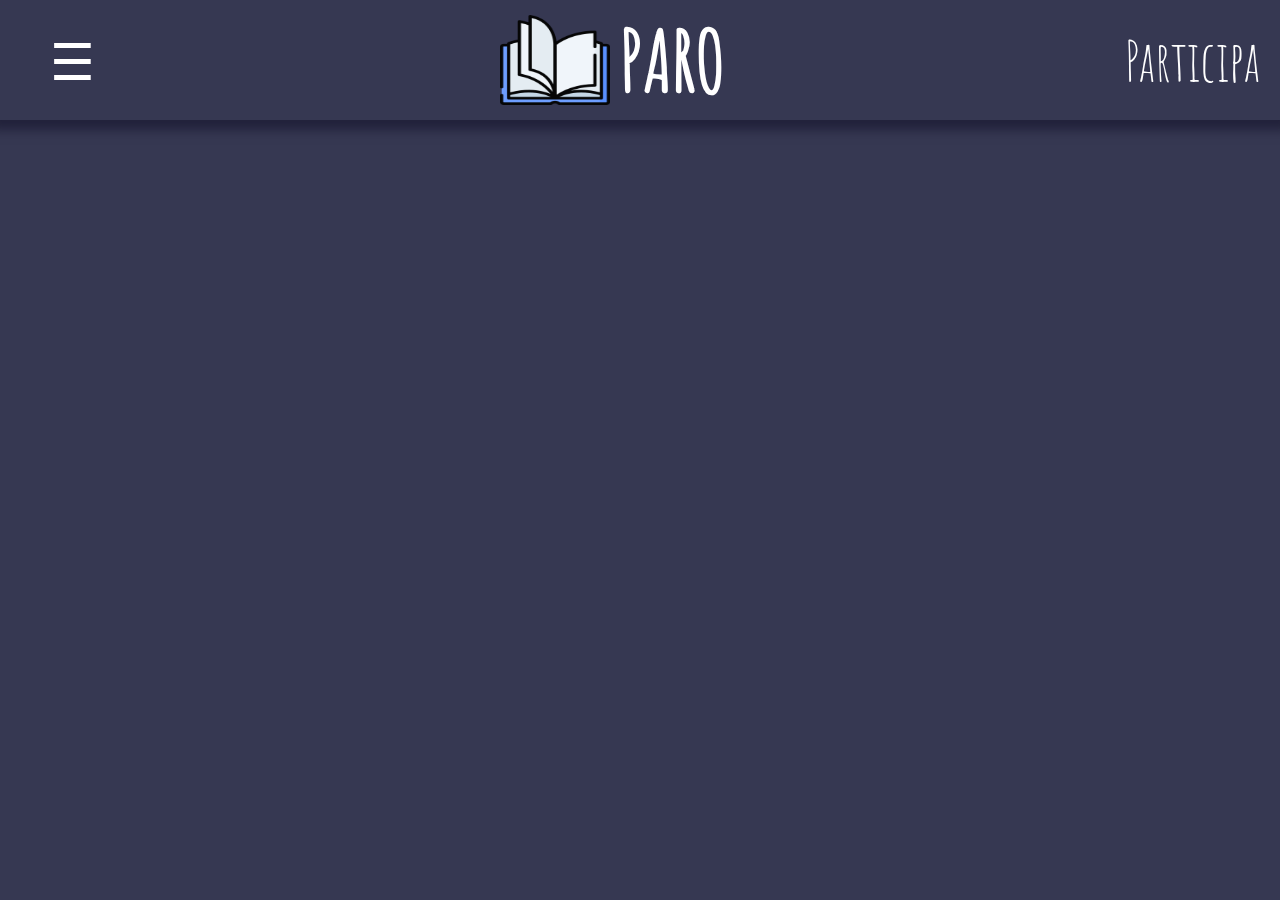
<file: index.html>
<!DOCTYPE html>
<html lang="en">
<head>
    <meta charset="UTF-8">
    <meta name="viewport" content="width=device-width, initial-scale=1.0">
    <title>PARO</title>
    <link rel="stylesheet" href="css/style.css">
    <script src="js/index.js" defer></script>
    <link rel="shortcut icon" href="img/pdparo.png" type="image/x-icon">
</head>
<body>
    <header>
        <div class="menu-icon" onclick="toggleSidebar()">
            ☰
        </div>
        <a href="index.html" class="logo">
            <img src="img/open-book.png" alt="">
            <h2>PARO</h2>
        </a>
        <nav style="margin-left: 15px;">
            <a href="#" id="contactLink">Participa</a>
        </nav>
    </header>
    
    <div id="sidebar" class="sidebar">
        <a onclick="toggleSidebar()" class="closebtn">X</a>
        <h2>CATEGORIAS</h2>
        <a href="BTDC.html"><img src="img/home-heart-regular-24.png">BTDC</a>
        <a href="BTQM.html"><img src="img/leaf-regular-24.png" alt="">BTQM</a>
        <a href="TPAL.html"> <img src="img/bowl-rice-regular-24.png" alt="">TPAL</a>
        <a href="TPSI.html"><img src="img/laptop-regular-24.png" alt="">TPSI</a>
        <a href="TPEI.html"><img src="img/bulb-regular-24.png" alt="">TPEI</a>
        <a href="TPMI.html"><img src="img/wrench-regular-24.png" alt="">TPMI</a>
        <a href="TPMF.html"><img src="img/hot-solid-24.png" alt="">TPMF</a>
        <a href="TPPL.html"><img src="img/flask-solid-24.png" alt="">TPPL</a>
        <a href="TPPQ.html"><img src="img/vial-solid-24.png" alt="">TPPQ</a>
    </div>
    

    <div id="contactModal"  class="cont-part">

    <div class="part-contenido">
        <h2>Participa</h2>
        <p>Escríbenos si quieres participar dando asesorias</p>

        <form id="formPar" onsubmit="enviarCorreo(); return false;">
            <div class="participante">
                <input type="text" id="nombreC" required>
                <label>Nombre completo</label>
            </div>
            <div class="participante" >
                <input type="number" id="codigo" minlength="9" required>
                <label>Código</label>
            </div>
            <div class="participante">
                <input type="email" id="correo" required>
                <label>Correo</label>
            </div>
            <div class="participante" >
                <input type="text" id="carrera" required>
                <label>Carrera</label>
            </div>
            <div class="participante">
                <input type="number" id="grado" required>
                <label>Grado</label>
            </div>
            <div class="participante">
                <input type="text" id="materia" required>
                <label>Materia a participar</label>
            </div>
            <div class="participante">
                <input type="text" id="esp" required>
                <label>En que eres bueno en la materia</label>
            </div>
            <div class="participante">
                <input type="text" id="promedioM" required>
                <label>Promedio en esa materia</label>
            </div>
            <div class="participante">
                <input type="text" id="promedioG" required>
                <label>Promedio General</label>
            </div>

            <button type="submit">Enviar</button>
        </form>
    </div>

    </div>
</body>
</html>
</file>
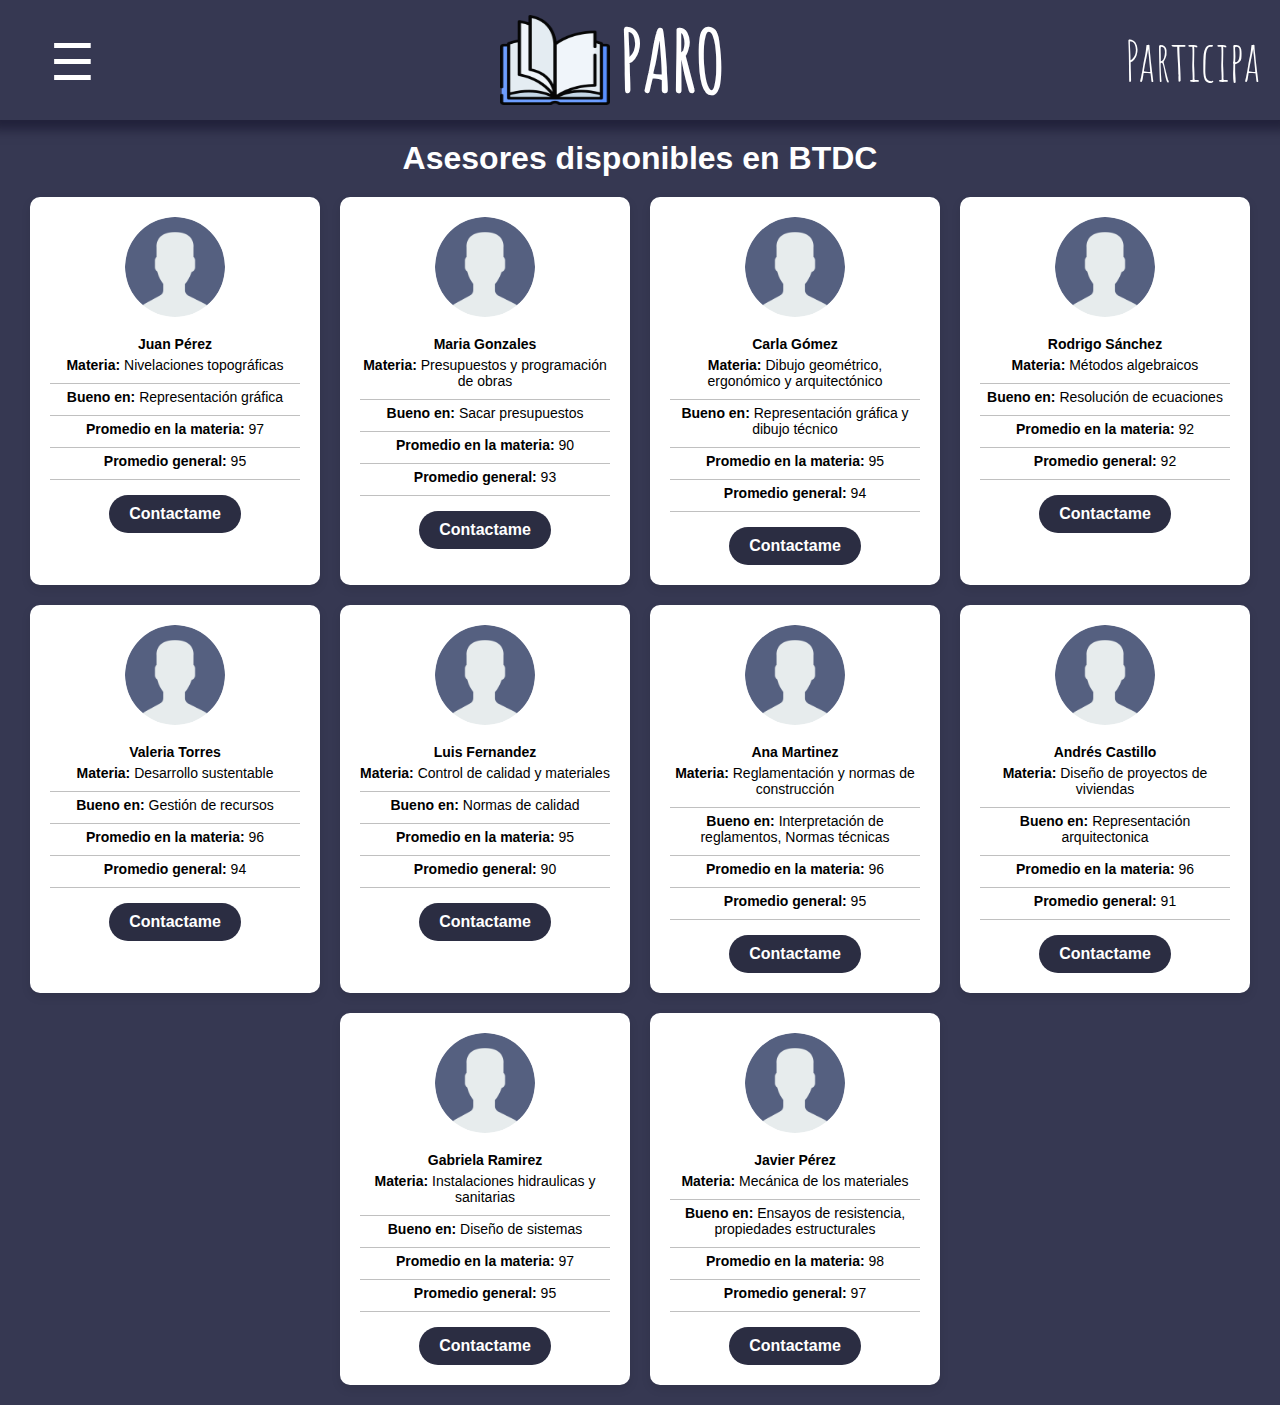
<file: BTDC.html>
<!DOCTYPE html>
<html lang="en">
<head>
    <meta charset="UTF-8">
    <meta name="viewport" content="width=device-width, initial-scale=1.0">
    <title>PARO - BTDC</title>
    <link rel="stylesheet" href="css/style.css">
    <script src="js/index.js" defer></script>
    <link rel="shortcut icon" href="img/pdparo.png" type="image/x-icon">
</head>
<body>
    <header>
        <div class="menu-icon" onclick="toggleSidebar()">
            ☰
        </div>
        <a href="index.html" class="logo">
            <img src="img/open-book.png" alt="">
            <h2>PARO</h2>
        </a>
        <nav style="margin-left: 15px;">
            <a href="#" id="contactLink">Participa</a>
        </nav>
    </header>
    

     <main>
        <h1 style="text-align: center; margin: 20px 0;">Asesores disponibles en BTDC</h1>
        <div class="card-container">

            <div class="card">
                <img src="img/user.png">
                <h2>Juan Pérez</h2>
                <p><strong>Materia: </strong> Nivelaciones topográficas</p>
                <p><strong>Bueno en: </strong> Representación gráfica</p>
                <p><strong>Promedio en la materia: </strong>97</p>
                <p><strong>Promedio general: </strong>95</p>
                <a href="mailto:luisangelalatorremorales99@gmail.com" class="contact-btn">Contactame</a>
            </div>

            <div class="card">
                <img src="img/user.png">
                <h2>Maria Gonzales</h2>
                <p><strong>Materia: </strong>Presupuestos y programación de obras</p>
                <p><strong>Bueno en: </strong>Sacar presupuestos</p>
                <p><strong>Promedio en la materia: </strong>90</p>
                <p><strong>Promedio general: </strong>93</p>
                <a href="mailto:luisangelalatorremorales99@gmail.com" class="contact-btn">Contactame</a>
            </div>

            <div class="card">
                <img src="img/user.png">
                <h2>Carla Gómez</h2>
                <p><strong>Materia: </strong>Dibujo geométrico, ergonómico y arquitectónico</p>
                <p><strong>Bueno en: </strong>Representación gráfica y dibujo técnico</p>
                <p><strong>Promedio en la materia: </strong>95</p>
                <p><strong>Promedio general: </strong>94</p>
                <a href="mailto:luisangelalatorremorales99@gmail.com" class="contact-btn">Contactame</a>
            </div>

            <div class="card">
                <img src="img/user.png">
                <h2>Rodrigo Sánchez</h2>
                <p><strong>Materia: </strong>Métodos algebraicos</p>
                <p><strong>Bueno en: </strong>Resolución de ecuaciones</p>
                <p><strong>Promedio en la materia: </strong>92</p>
                <p><strong>Promedio general: </strong>92</p>
                <a href="mailto:luisangelalatorremorales99@gmail.com" class="contact-btn">Contactame</a>
            </div>

            <div class="card">
                <img src="img/user.png">
                <h2>Valeria Torres</h2>
                <p><strong>Materia: </strong>Desarrollo sustentable</p>
                <p><strong>Bueno en: </strong>Gestión de recursos</p>
                <p><strong>Promedio en la materia: </strong>96</p>
                <p><strong>Promedio general: </strong>94</p>
                <a href="mailto:luisangelalatorremorales99@gmail.com" class="contact-btn">Contactame</a>
            </div>

            <div class="card">
                <img src="img/user.png">
                <h2>Luis Fernandez</h2>
                <p><strong>Materia: </strong>Control de calidad y materiales</p>
                <p><strong>Bueno en: </strong>Normas de calidad</p>
                <p><strong>Promedio en la materia: </strong>95</p>
                <p><strong>Promedio general: </strong>90</p>
                <a href="mailto:luisangelalatorremorales99@gmail.com" class="contact-btn">Contactame</a>
            </div>

            <div class="card">
                <img src="img/user.png">
                <h2>Ana Martinez</h2>
                <p><strong>Materia: </strong>Reglamentación y normas de construcción</p>
                <p><strong>Bueno en: </strong>Interpretación de reglamentos, Normas técnicas</p>
                <p><strong>Promedio en la materia: </strong>96</p>
                <p><strong>Promedio general: </strong>95</p>
                <a href="mailto:luisangelalatorremorales99@gmail.com" class="contact-btn">Contactame</a>
            </div>

            <div class="card">
                <img src="img/user.png">
                <h2>Andrés Castillo</h2>
                <p><strong>Materia: </strong>Diseño de proyectos de viviendas</p>
                <p><strong>Bueno en: </strong>Representación arquitectonica</p>
                <p><strong>Promedio en la materia: </strong>96</p>
                <p><strong>Promedio general: </strong>91</p>
                <a href="mailto:luisangelalatorremorales99@gmail.com" class="contact-btn">Contactame</a>
            </div>

            <div class="card">
                <img src="img/user.png">
                <h2>Gabriela Ramirez</h2>
                <p><strong>Materia: </strong>Instalaciones hidraulicas y sanitarias</p>
                <p><strong>Bueno en: </strong>Diseño de sistemas</p>
                <p><strong>Promedio en la materia: </strong>97</p>
                <p><strong>Promedio general: </strong>95</p>
                <a href="mailto:luisangelalatorremorales99@gmail.com" class="contact-btn">Contactame</a>
            </div>

            <div class="card">
                <img src="img/user.png">
                <h2>Javier Pérez</h2>
                <p><strong>Materia: </strong>Mecánica de los materiales</p>
                <p><strong>Bueno en: </strong>Ensayos de resistencia, propiedades estructurales</p>
                <p><strong>Promedio en la materia: </strong>98</p>
                <p><strong>Promedio general: </strong>97</p>
                <a href="mailto:luisangelalatorremorales99@gmail.com" class="contact-btn">Contactame</a>
            </div>

        </div>

     </main>


    <div id="sidebar" class="sidebar">
        <a onclick="toggleSidebar()" class="closebtn">X</a>
        <h2>CATEGORIAS</h2>
        <a href="BTDC.html"><img src="img/home-heart-regular-24.png">BTDC</a>
        <a href="BTQM.html"><img src="img/leaf-regular-24.png" alt="">BTQM</a>
        <a href="TPAL.html"> <img src="img/bowl-rice-regular-24.png" alt="">TPAL</a>
        <a href="TPSI.html"><img src="img/laptop-regular-24.png" alt="">TPSI</a>
        <a href="TPEI.html"><img src="img/bulb-regular-24.png" alt="">TPEI</a>
        <a href="TPMI.html"><img src="img/wrench-regular-24.png" alt="">TPMI</a>
        <a href="TPMF.html"><img src="img/hot-solid-24.png" alt="">TPMF</a>
        <a href="TPPL.html"><img src="img/flask-solid-24.png" alt="">TPPL</a>
        <a href="TPPQ.html"><img src="img/vial-solid-24.png" alt="">TPPQ</a>
    </div>
    

    <div id="contactModal"  class="cont-part">

    <div class="part-contenido">
        <h2>Participa</h2>
        <p>Escríbenos si quieres participar dando asesorias</p>

        <form id="formPar" onsubmit="enviarCorreo(); return false;">
            <div class="participante">
                <input type="text" id="nombreC" required>
                <label>Nombre completo</label>
            </div>
            <div class="participante" >
                <input type="number" id="codigo" minlength="9" required>
                <label>Código</label>
            </div>
            <div class="participante">
                <input type="email" id="correo" required>
                <label>Correo</label>
            </div>
            <div class="participante" >
                <input type="text" id="carrera" required>
                <label>Carrera</label>
            </div>
            <div class="participante">
                <input type="number" id="grado" required>
                <label>Grado</label>
            </div>
            <div class="participante">
                <input type="text" id="materia" required>
                <label>Materia a participar</label>
            </div>
            <div class="participante">
                <input type="text" id="esp" required>
                <label>En que eres bueno en la materia</label>
            </div>
            <div class="participante">
                <input type="text" id="promedioM" required>
                <label>Promedio en esa materia</label>
            </div>
            <div class="participante">
                <input type="text" id="promedioG" required>
                <label>Promedio General</label>
            </div>

            <button type="submit">Enviar</button>
        </form>
    </div>

    </div>
</body>
</html>
</file>
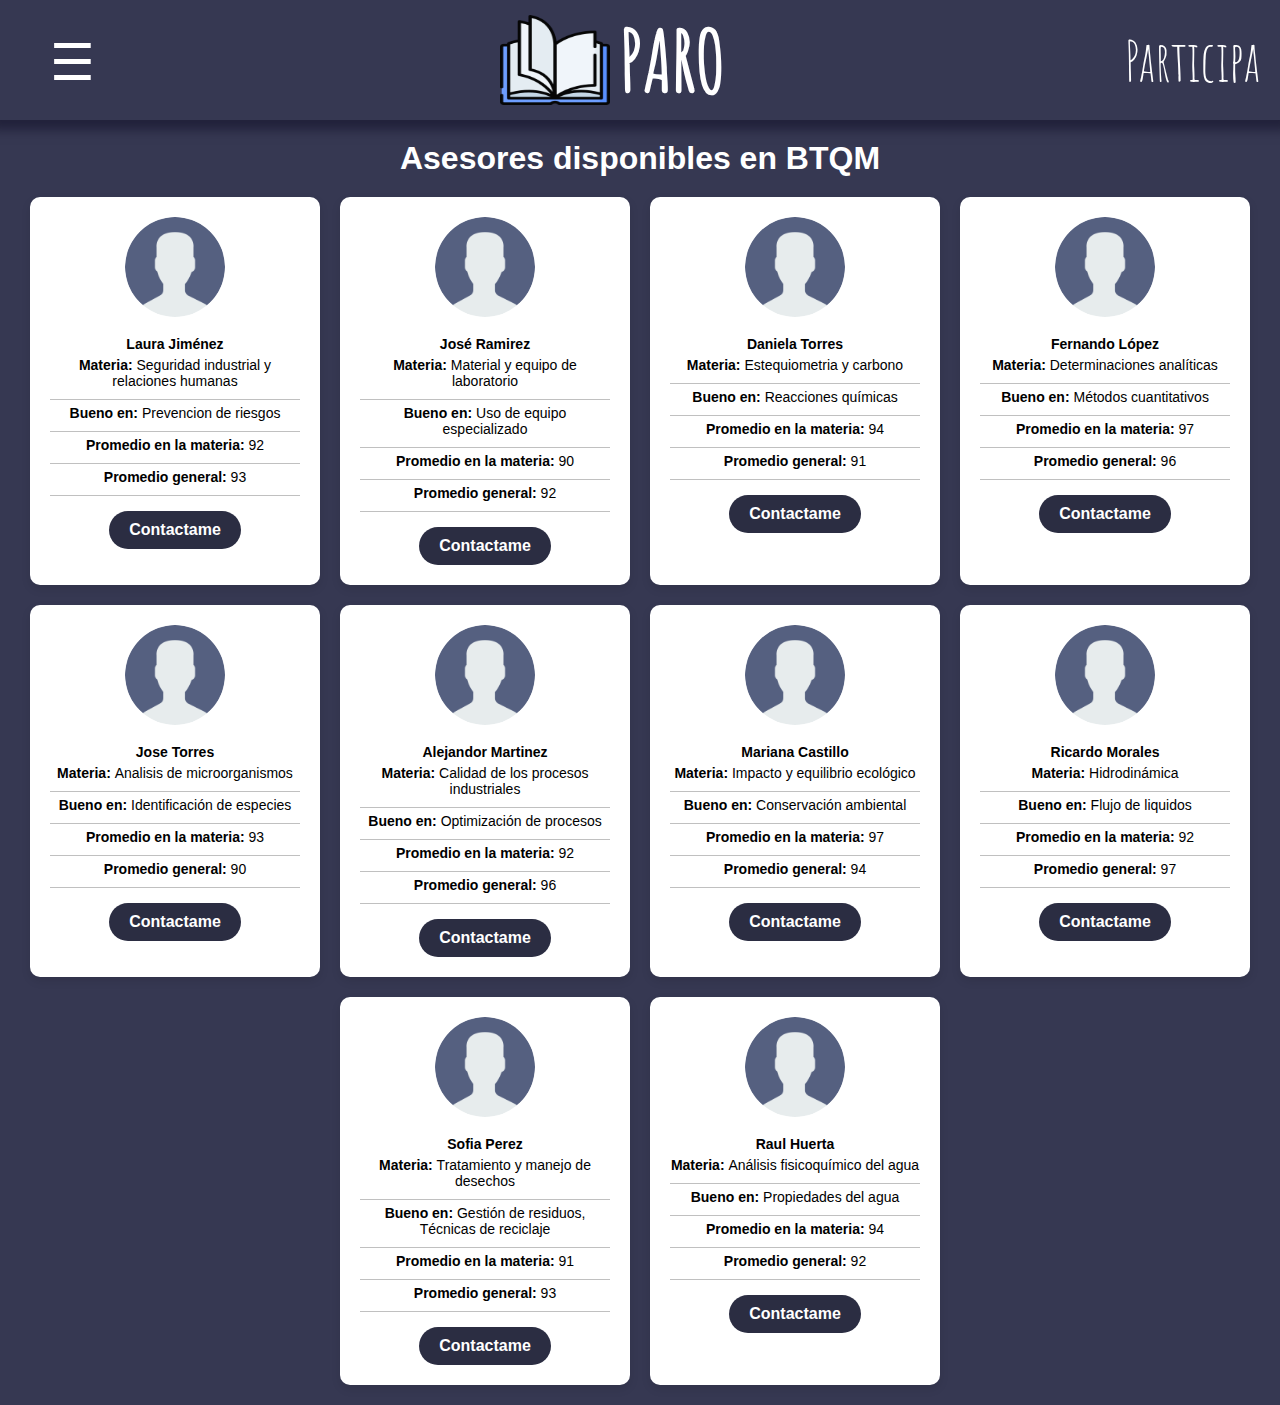
<file: BTQM.html>
<!DOCTYPE html>
<html lang="en">
<head>
    <meta charset="UTF-8">
    <meta name="viewport" content="width=device-width, initial-scale=1.0">
    <title>PARO - BTQM</title>
    <link rel="stylesheet" href="css/style.css">
    <script src="js/index.js" defer></script>
    <link rel="shortcut icon" href="img/pdparo.png" type="image/x-icon">
</head>
<body>
    <header>
        <div class="menu-icon" onclick="toggleSidebar()">
            ☰
        </div>
        <a href="index.html" class="logo">
            <img src="img/open-book.png" alt="">
            <h2>PARO</h2>
        </a>
        <nav style="margin-left: 15px;">
            <a href="#" id="contactLink">Participa</a>
        </nav>
    </header>
    

    <main>
        <h1 style="text-align: center; margin: 20px 0;">Asesores disponibles en BTQM</h1>
        <div class="card-container">

            <div class="card">
                <img src="img/user.png">
                <h2>Laura Jiménez</h2>
                <p><strong>Materia: </strong>Seguridad industrial y relaciones humanas</p>
                <p><strong>Bueno en: </strong>Prevencion de riesgos</p>
                <p><strong>Promedio en la materia: </strong>92</p>
                <p><strong>Promedio general: </strong>93</p>
                <a href="mailto:luisangelalatorremorales99@gmail.com" class="contact-btn">Contactame</a>
            </div>

            <div class="card">
                <img src="img/user.png">
                <h2>José Ramirez</h2>
                <p><strong>Materia: </strong>Material y equipo de laboratorio</p>
                <p><strong>Bueno en: </strong>Uso de equipo especializado</p>
                <p><strong>Promedio en la materia: </strong>90</p>
                <p><strong>Promedio general: </strong>92</p>
                <a href="mailto:luisangelalatorremorales99@gmail.com" class="contact-btn">Contactame</a>
            </div>

            <div class="card">
                <img src="img/user.png">
                <h2>Daniela Torres</h2>
                <p><strong>Materia: </strong>Estequiometria y carbono</p>
                <p><strong>Bueno en: </strong>Reacciones químicas</p>
                <p><strong>Promedio en la materia: </strong>94</p>
                <p><strong>Promedio general: </strong>91</p>
                <a href="mailto:luisangelalatorremorales99@gmail.com" class="contact-btn">Contactame</a>
            </div>

            <div class="card">
                <img src="img/user.png">
                <h2>Fernando López</h2>
                <p><strong>Materia: </strong>Determinaciones analíticas</p>
                <p><strong>Bueno en: </strong>Métodos cuantitativos</p>
                <p><strong>Promedio en la materia: </strong>97</p>
                <p><strong>Promedio general: </strong>96</p>
                <a href="mailto:luisangelalatorremorales99@gmail.com" class="contact-btn">Contactame</a>
            </div>

            <div class="card">
                <img src="img/user.png">
                <h2>Jose Torres</h2>
                <p><strong>Materia: </strong>Analisis de microorganismos</p>
                <p><strong>Bueno en: </strong>Identificación de especies</p>
                <p><strong>Promedio en la materia: </strong>93</p>
                <p><strong>Promedio general: </strong>90</p>
                <a href="mailto:luisangelalatorremorales99@gmail.com" class="contact-btn">Contactame</a>
            </div>

            <div class="card">
                <img src="img/user.png">
                <h2>Alejandor Martinez</h2>
                <p><strong>Materia: </strong>Calidad de los procesos industriales</p>
                <p><strong>Bueno en: </strong>Optimización de procesos</p>
                <p><strong>Promedio en la materia: </strong>92</p>
                <p><strong>Promedio general: </strong>96</p>
                <a href="mailto:luisangelalatorremorales99@gmail.com" class="contact-btn">Contactame</a>
            </div>

            <div class="card">
                <img src="img/user.png">
                <h2>Mariana Castillo</h2>
                <p><strong>Materia: </strong>Impacto y equilibrio ecológico</p>
                <p><strong>Bueno en: </strong>Conservación ambiental</p>
                <p><strong>Promedio en la materia: </strong>97</p>
                <p><strong>Promedio general: </strong>94</p>
                <a href="mailto:luisangelalatorremorales99@gmail.com" class="contact-btn">Contactame</a>
            </div>

            <div class="card">
                <img src="img/user.png">
                <h2>Ricardo Morales</h2>
                <p><strong>Materia: </strong>Hidrodinámica</p>
                <p><strong>Bueno en: </strong>Flujo de liquidos</p>
                <p><strong>Promedio en la materia: </strong>92</p>
                <p><strong>Promedio general: </strong>97</p>
                <a href="mailto:luisangelalatorremorales99@gmail.com" class="contact-btn">Contactame</a>
            </div>

            <div class="card">
                <img src="img/user.png">
                <h2>Sofia Perez</h2>
                <p><strong>Materia: </strong>Tratamiento y manejo de desechos</p>
                <p><strong>Bueno en: </strong>Gestión de residuos, Técnicas de reciclaje</p>
                <p><strong>Promedio en la materia: </strong>91</p>
                <p><strong>Promedio general: </strong>93</p>
                <a href="mailto:luisangelalatorremorales99@gmail.com" class="contact-btn">Contactame</a>
            </div>

            <div class="card">
                <img src="img/user.png">
                <h2>Raul Huerta</h2>
                <p><strong>Materia: </strong>Análisis fisicoquímico del agua</p>
                <p><strong>Bueno en: </strong>Propiedades del agua</p>
                <p><strong>Promedio en la materia: </strong>94</p>
                <p><strong>Promedio general: </strong>92</p>
                <a href="mailto:luisangelalatorremorales99@gmail.com" class="contact-btn">Contactame</a>
            </div>

        </div>

     </main>


    <div id="sidebar" class="sidebar">
        <a onclick="toggleSidebar()" class="closebtn">X</a>
        <h2>CATEGORIAS</h2>
        <a href="BTDC.html"><img src="img/home-heart-regular-24.png">BTDC</a>
        <a href="BTQM.html"><img src="img/leaf-regular-24.png" alt="">BTQM</a>
        <a href="TPAL.html"> <img src="img/bowl-rice-regular-24.png" alt="">TPAL</a>
        <a href="TPSI.html"><img src="img/laptop-regular-24.png" alt="">TPSI</a>
        <a href="TPEI.html"><img src="img/bulb-regular-24.png" alt="">TPEI</a>
        <a href="TPMI.html"><img src="img/wrench-regular-24.png" alt="">TPMI</a>
        <a href="TPMF.html"><img src="img/hot-solid-24.png" alt="">TPMF</a>
        <a href="TPPL.html"><img src="img/flask-solid-24.png" alt="">TPPL</a>
        <a href="TPPQ.html"><img src="img/vial-solid-24.png" alt="">TPPQ</a>
    </div>
    

    <div id="contactModal"  class="cont-part">

    <div class="part-contenido">
        <h2>Participa</h2>
        <p>Escríbenos si quieres participar dando asesorias</p>

        <form id="formPar" onsubmit="enviarCorreo(); return false;">
            <div class="participante">
                <input type="text" id="nombreC" required>
                <label>Nombre completo</label>
            </div>
            <div class="participante" >
                <input type="number" id="codigo" minlength="9" required>
                <label>Código</label>
            </div>
            <div class="participante">
                <input type="email" id="correo" required>
                <label>Correo</label>
            </div>
            <div class="participante" >
                <input type="text" id="carrera" required>
                <label>Carrera</label>
            </div>
            <div class="participante">
                <input type="number" id="grado" required>
                <label>Grado</label>
            </div>
            <div class="participante">
                <input type="text" id="materia" required>
                <label>Materia a participar</label>
            </div>
            <div class="participante">
                <input type="text" id="esp" required>
                <label>En que eres bueno en la materia</label>
            </div>
            <div class="participante">
                <input type="text" id="promedioM" required>
                <label>Promedio en esa materia</label>
            </div>
            <div class="participante">
                <input type="text" id="promedioG" required>
                <label>Promedio General</label>
            </div>

            <button type="submit">Enviar</button>
        </form>
    </div>

    </div>
</body>
</html>
</file>
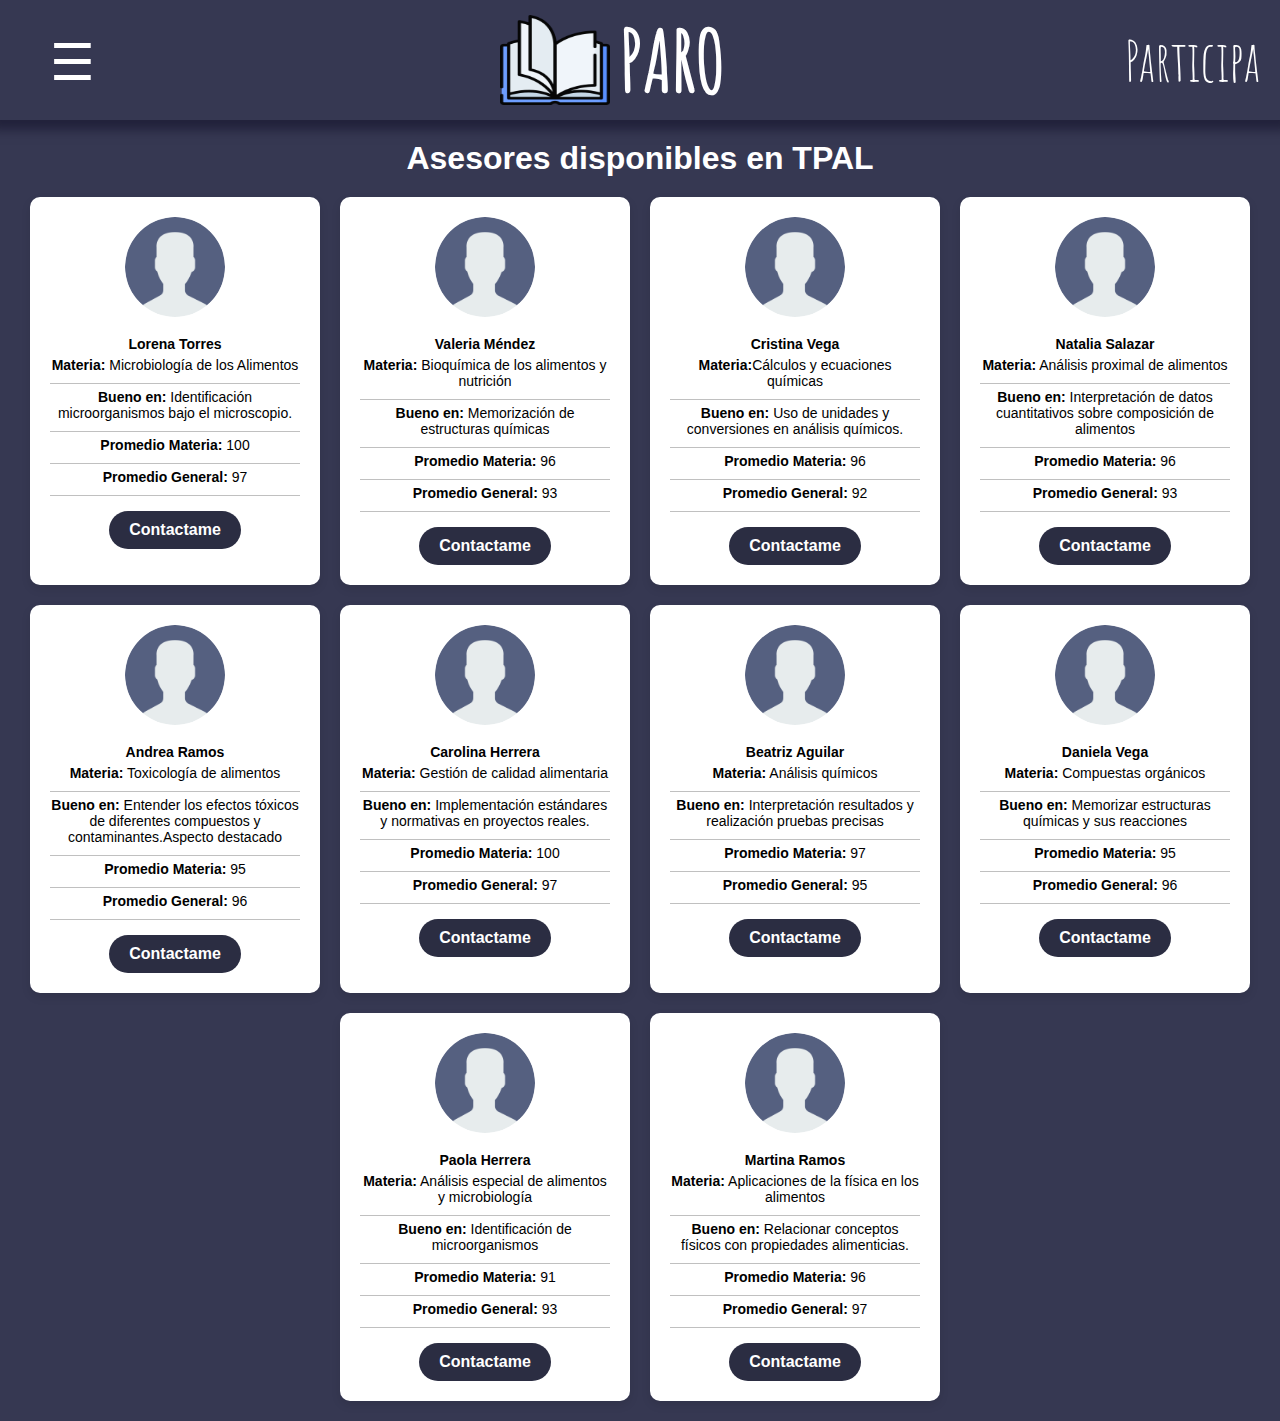
<file: TPAL.html>
<!DOCTYPE html>
<html lang="en">
<head>
    <meta charset="UTF-8">
    <meta name="viewport" content="width=device-width, initial-scale=1.0">
    <title>PARO - TPAL</title>
    <link rel="stylesheet" href="css/style.css">
    <script src="js/index.js" defer></script>
    <link rel="shortcut icon" href="img/pdparo.png" type="image/x-icon">
</head>
<body>
    <header>
        <div class="menu-icon" onclick="toggleSidebar()">
            ☰
        </div>
        <a href="index.html" class="logo">
            <img src="img/open-book.png" alt="">
            <h2>PARO</h2>
        </a>
        <nav style="margin-left: 15px;">
            <a href="#" id="contactLink">Participa</a>
        </nav>
    </header>
    
    <main>
        <h1 style="text-align: center; margin: 20px 0;">Asesores disponibles en TPAL</h1>
        <div class="card-container">
            <div class="card">
                <img src="img/user.png">
                <h2> Lorena Torres  </h2>
                <p><strong>Materia:</strong> Microbiología de los Alimentos</p>
                <p><strong>Bueno en:</strong> Identificación microorganismos bajo el microscopio.</p>
                <p><strong>Promedio Materia:</strong> 100</p>
                <p><strong>Promedio General:</strong> 97</p>
                <a href="mailto:denilson.zarate2284@alumnos.udg.mx" class="contact-btn">Contactame</a>
            </div>

            <div class="card">
                <img src="img/user.png">
                <h2>Valeria Méndez </h2>
                <p><strong>Materia:</strong> Bioquímica de los alimentos y nutrición</p>
                <p><strong>Bueno en:</strong> Memorización de estructuras químicas</p>
                <p><strong>Promedio Materia:</strong> 96</p>
                <p><strong>Promedio General:</strong> 93</p>
                <a href="mailto:denilson.zarate2284@alumnos.udg.mx" class="contact-btn">Contactame</a>
            </div>

            <div class="card">
                <img src="img/user.png">
                <h2>Cristina Vega </h2>
                <p><strong>Materia:</strong>Cálculos y ecuaciones químicas</p>
                <p><strong>Bueno en:</strong> Uso de unidades y conversiones en análisis químicos.</p>
                <p><strong>Promedio Materia:</strong> 96</p>
                <p><strong>Promedio General:</strong> 92</p>
                <a href="mailto:denilson.zarate2284@alumnos.udg.mx" class="contact-btn">Contactame</a>
            </div>

            <div class="card">
                <img src="img/user.png">
                <h2>Natalia Salazar</h2>
                <p><strong>Materia:</strong> Análisis proximal de alimentos</p>
                <p><strong>Bueno en:</strong> Interpretación de datos cuantitativos sobre composición de alimentos</p>
                <p><strong>Promedio Materia:</strong> 96</p>
                <p><strong>Promedio General:</strong> 93</p>
                <a href="mailto:denilson.zarate2284@alumnos.udg.mx" class="contact-btn">Contactame</a>
            </div>

            <div class="card">
                <img src="img/user.png">
                <h2>Andrea Ramos</h2>
                <p><strong>Materia:</strong> Toxicología de alimentos</p>
                <p><strong>Bueno en:</strong> Entender los efectos tóxicos de diferentes compuestos y contaminantes.Aspecto destacado</p>
                <p><strong>Promedio Materia:</strong> 95</p>
                <p><strong>Promedio General:</strong> 96</p>
                <a href="mailto:denilson.zarate2284@alumnos.udg.mx" class="contact-btn">Contactame</a>
            </div>

            <div class="card">
                <img src="img/user.png">
                <h2>Carolina Herrera </h2>
                <p><strong>Materia:</strong> Gestión de calidad alimentaria</p>
                <p><strong>Bueno en:</strong> Implementación estándares y normativas en proyectos reales.</p>
                <p><strong>Promedio Materia:</strong> 100</p>
                <p><strong>Promedio General:</strong> 97</p>
                <a href="mailto:denilson.zarate2284@alumnos.udg.mx" class="contact-btn">Contactame</a>
            </div>

            <div class="card">
                <img src="img/user.png">
                <h2>Beatriz Aguilar </h2>
                <p><strong>Materia:</strong> Análisis químicos</p>
                <p><strong>Bueno en:</strong> Interpretación resultados y realización pruebas precisas</p>
                <p><strong>Promedio Materia:</strong> 97</p>
                <p><strong>Promedio General:</strong> 95</p>
                <a href="mailto:denilson.zarate2284@alumnos.udg.mx" class="contact-btn">Contactame</a>
            </div>

            <div class="card">
                <img src="img/user.png">
                <h2>Daniela Vega</h2>
                <p><strong>Materia:</strong> Compuestas orgánicos</p>
                <p><strong>Bueno en:</strong> Memorizar estructuras químicas y sus reacciones</p>
                <p><strong>Promedio Materia:</strong> 95</p>
                <p><strong>Promedio General:</strong> 96</p>
                <a href="mailto:denilson.zarate2284@alumnos.udg.mx" class="contact-btn">Contactame</a>
            </div>

            <div class="card">
                <img src="img/user.png">
                <h2> Paola Herrera</h2>
                <p><strong>Materia:</strong> Análisis especial de alimentos y microbiología</p>
                <p><strong>Bueno en:</strong> Identificación de microorganismos</p>
                <p><strong>Promedio Materia:</strong> 91</p>
                <p><strong>Promedio General:</strong> 93</p>
                <a href="mailto:denilson.zarate2284@alumnos.udg.mx" class="contact-btn">Contactame</a>
            </div>

            <div class="card">
                <img src="img/user.png">
                <h2>Martina Ramos </h2>
                <p><strong>Materia:</strong> Aplicaciones de la física en los alimentos</p>
                <p><strong>Bueno en:</strong> Relacionar conceptos físicos con propiedades alimenticias.</p>
                <p><strong>Promedio Materia:</strong> 96</p>
                <p><strong>Promedio General:</strong> 97</p>
                <a href="mailto:denilson.zarate2284@alumnos.udg.mx" class="contact-btn">Contactame</a>
            </div>
        </div>
    </main>

    <div id="sidebar" class="sidebar">
        <a onclick="toggleSidebar()" class="closebtn">X</a>
        <h2>CATEGORIAS</h2>
        <a href="BTDC.html"><img src="img/home-heart-regular-24.png">BTDC</a>
        <a href="BTQM.html"><img src="img/leaf-regular-24.png" alt="">BTQM</a>
        <a href="TPAL.html"> <img src="img/bowl-rice-regular-24.png" alt="">TPAL</a>
        <a href="TPSI.html"><img src="img/laptop-regular-24.png" alt="">TPSI</a>
        <a href="TPEI.html"><img src="img/bulb-regular-24.png" alt="">TPEI</a>
        <a href="TPMI.html"><img src="img/wrench-regular-24.png" alt="">TPMI</a>
        <a href="TPMF.html"><img src="img/hot-solid-24.png" alt="">TPMF</a>
        <a href="TPPL.html"><img src="img/flask-solid-24.png" alt="">TPPL</a>
        <a href="TPPQ.html"><img src="img/vial-solid-24.png" alt="">TPPQ</a>
    </div>
    

    <div id="contactModal"  class="cont-part">

    <div class="part-contenido">
        <h2>Participa</h2>
        <p>Escríbenos si quieres participar dando asesorias</p>

        <form id="formPar" onsubmit="enviarCorreo(); return false;">
            <div class="participante">
                <input type="text" id="nombreC" required>
                <label>Nombre completo</label>
            </div>
            <div class="participante" >
                <input type="number" id="codigo" minlength="9" required>
                <label>Código</label>
            </div>
            <div class="participante">
                <input type="email" id="correo" required>
                <label>Correo</label>
            </div>
            <div class="participante" >
                <input type="text" id="carrera" required>
                <label>Carrera</label>
            </div>
            <div class="participante">
                <input type="number" id="grado" required>
                <label>Grado</label>
            </div>
            <div class="participante">
                <input type="text" id="materia" required>
                <label>Materia a participar</label>
            </div>
            <div class="participante">
                <input type="text" id="esp" required>
                <label>En que eres bueno en la materia</label>
            </div>
            <div class="participante">
                <input type="text" id="promedioM" required>
                <label>Promedio en esa materia</label>
            </div>
            <div class="participante">
                <input type="text" id="promedioG" required>
                <label>Promedio General</label>
            </div>

            <button type="submit">Enviar</button>
        </form>
    </div>

    </div>
</body>
</html>
</file>
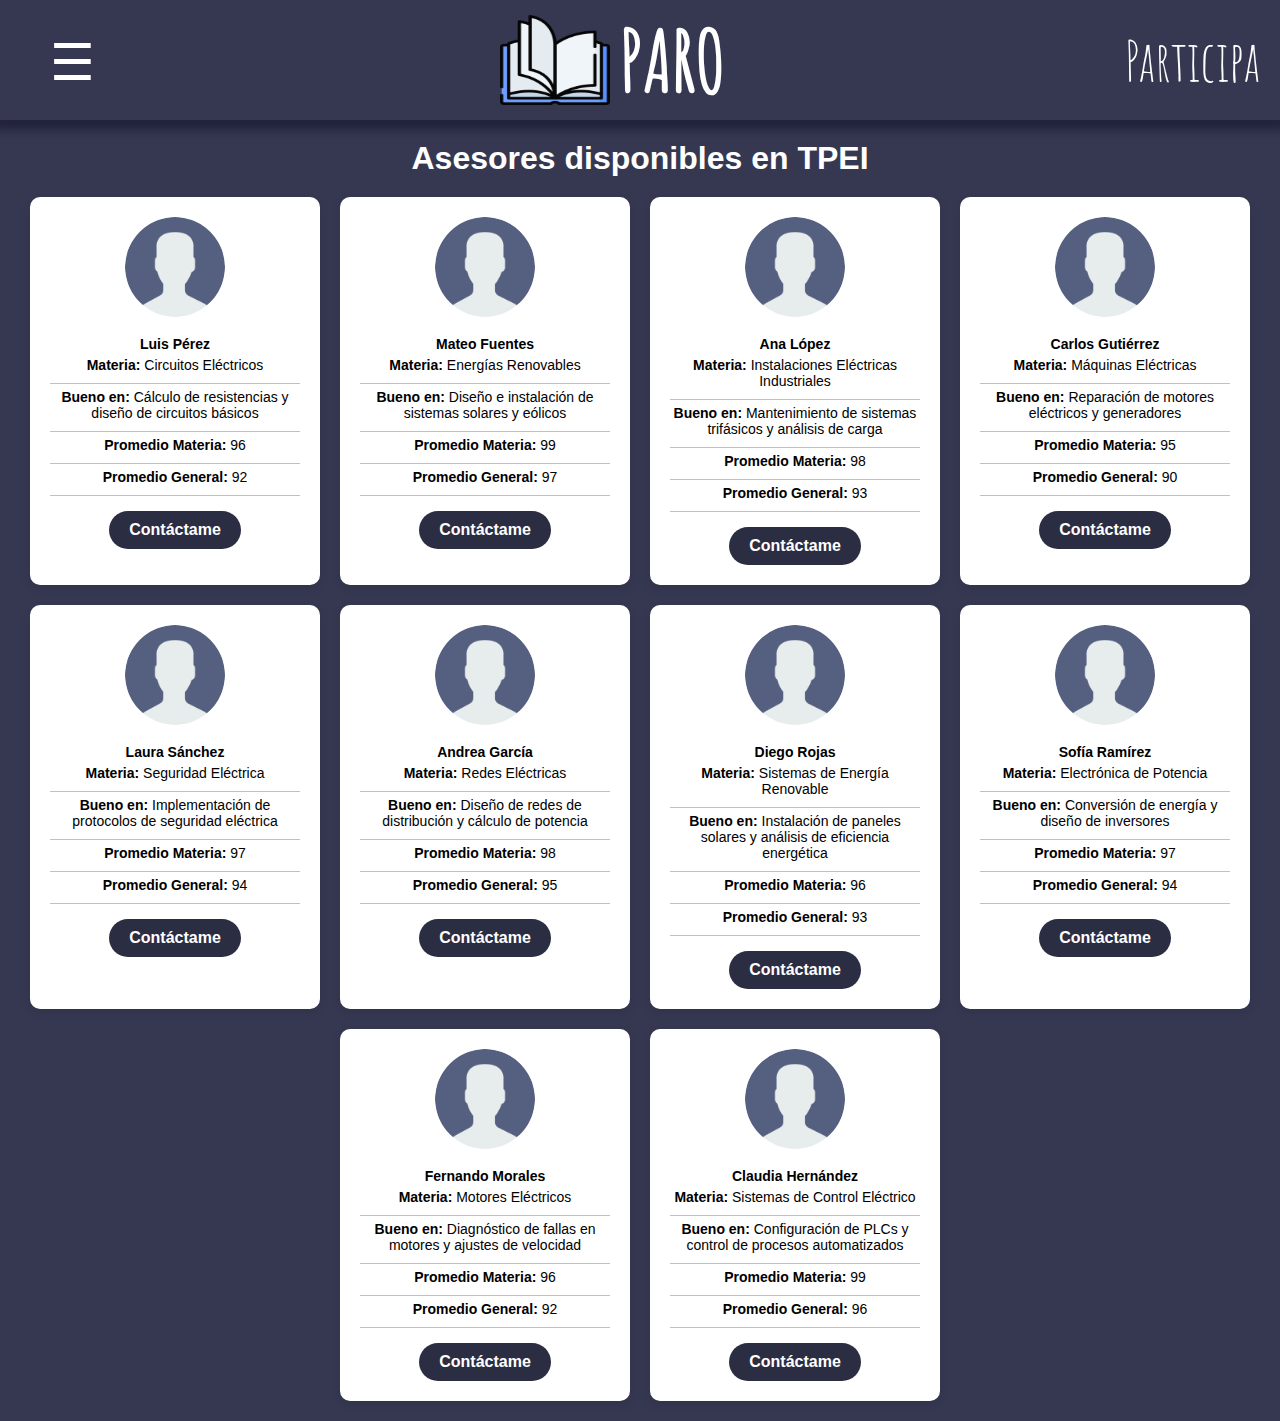
<file: TPEI.html>
<!DOCTYPE html>
<html lang="en">
<head>
    <meta charset="UTF-8">
    <meta name="viewport" content="width=device-width, initial-scale=1.0">
    <title>PARO - TPEI</title>
    <link rel="stylesheet" href="css/style.css">
    <script src="js/index.js" defer></script>
    <link rel="shortcut icon" href="img/pdparo.png" type="image/x-icon">
</head>
<body>
    <header>
        <div class="menu-icon" onclick="toggleSidebar()">
            ☰
        </div>
        <a href="index.html" class="logo">
            <img src="img/open-book.png" alt="">
            <h2>PARO</h2>
        </a>
        <nav style="margin-left: 15px;">
            <a href="#" id="contactLink">Participa</a>
        </nav>
    </header>
    
    <main>
        <h1 style="text-align: center; margin: 20px 0;">Asesores disponibles en TPEI</h1>
        <div class="card-container">
            <div class="card">
                <img src="img/user.png">
                <h2>Luis Pérez</h2>
                <p><strong>Materia:</strong> Circuitos Eléctricos</p>
                <p><strong>Bueno en:</strong> Cálculo de resistencias y diseño de circuitos básicos</p>
                <p><strong>Promedio Materia:</strong> 96</p>
                <p><strong>Promedio General:</strong> 92</p>
                <a href="mailto:denilson.zarate2284@alumnos.udg.mx" class="contact-btn">Contáctame</a>
            </div>

            <div class="card">
                <img src="img/user.png">
                <h2>Mateo Fuentes</h2>
                <p><strong>Materia:</strong> Energías Renovables</p>
                <p><strong>Bueno en:</strong> Diseño e instalación de sistemas solares y eólicos</p>
                <p><strong>Promedio Materia:</strong> 99</p>
                <p><strong>Promedio General:</strong> 97</p>
                <a href="mailto:denilson.zarate2284@alumnos.udg.mx" class="contact-btn">Contáctame</a>
            </div>

            <div class="card">
                <img src="img/user.png">
                <h2>Ana López</h2>
                <p><strong>Materia:</strong> Instalaciones Eléctricas Industriales</p>
                <p><strong>Bueno en:</strong> Mantenimiento de sistemas trifásicos y análisis de carga</p>
                <p><strong>Promedio Materia:</strong> 98</p>
                <p><strong>Promedio General:</strong> 93</p>
                <a href="mailto:denilson.zarate2284@alumnos.udg.mx" class="contact-btn">Contáctame</a>
            </div>

            <div class="card">
                <img src="img/user.png">
                <h2>Carlos Gutiérrez</h2>
                <p><strong>Materia:</strong> Máquinas Eléctricas</p>
                <p><strong>Bueno en:</strong> Reparación de motores eléctricos y generadores</p>
                <p><strong>Promedio Materia:</strong> 95</p>
                <p><strong>Promedio General:</strong> 90</p>
                <a href="mailto:denilson.zarate2284@alumnos.udg.mx" class="contact-btn">Contáctame</a>
            </div>

            <div class="card">
                <img src="img/user.png">
                <h2>Laura Sánchez</h2>
                <p><strong>Materia:</strong> Seguridad Eléctrica</p>
                <p><strong>Bueno en:</strong> Implementación de protocolos de seguridad eléctrica</p>
                <p><strong>Promedio Materia:</strong> 97</p>
                <p><strong>Promedio General:</strong> 94</p>
                <a href="mailto:denilson.zarate2284@alumnos.udg.mx" class="contact-btn">Contáctame</a>
            </div>

            <div class="card">
                <img src="img/user.png">
                <h2>Andrea García</h2>
                <p><strong>Materia:</strong> Redes Eléctricas</p>
                <p><strong>Bueno en:</strong> Diseño de redes de distribución y cálculo de potencia</p>
                <p><strong>Promedio Materia:</strong> 98</p>
                <p><strong>Promedio General:</strong> 95</p>
                <a href="mailto:denilson.zarate2284@alumnos.udg.mx" class="contact-btn">Contáctame</a>
            </div>
            <div class="card">
                <img src="img/user.png">
                <h2>Diego Rojas</h2>
                <p><strong>Materia:</strong> Sistemas de Energía Renovable</p>
                <p><strong>Bueno en:</strong> Instalación de paneles solares y análisis de eficiencia energética</p>
                <p><strong>Promedio Materia:</strong> 96</p>
                <p><strong>Promedio General:</strong> 93</p>
                <a href="mailto:denilson.zarate2284@alumnos.udg.mx" class="contact-btn">Contáctame</a>
            </div>
            <div class="card">
                <img src="img/user.png">
                <h2>Sofía Ramírez</h2>
                <p><strong>Materia:</strong> Electrónica de Potencia</p>
                <p><strong>Bueno en:</strong> Conversión de energía y diseño de inversores</p>
                <p><strong>Promedio Materia:</strong> 97</p>
                <p><strong>Promedio General:</strong> 94</p>
                <a href="mailto:denilson.zarate2284@alumnos.udg.mx" class="contact-btn">Contáctame</a>
            </div>
            <div class="card">
                <img src="img/user.png">
                <h2>Fernando Morales</h2>
                <p><strong>Materia:</strong> Motores Eléctricos</p>
                <p><strong>Bueno en:</strong> Diagnóstico de fallas en motores y ajustes de velocidad</p>
                <p><strong>Promedio Materia:</strong> 96</p>
                <p><strong>Promedio General:</strong> 92</p>
                <a href="mailto:denilson.zarate2284@alumnos.udg.mx" class="contact-btn">Contáctame</a>
            </div>
            <div class="card">
                <img src="img/user.png">
                <h2>Claudia Hernández</h2>
                <p><strong>Materia:</strong> Sistemas de Control Eléctrico</p>
                <p><strong>Bueno en:</strong> Configuración de PLCs y control de procesos automatizados</p>
                <p><strong>Promedio Materia:</strong> 99</p>
                <p><strong>Promedio General:</strong> 96</p>
                <a href="mailto:denilson.zarate2284@alumnos.udg.mx" class="contact-btn">Contáctame</a>
            </div>
        </div>
    </main>

    <div id="sidebar" class="sidebar">
        <a onclick="toggleSidebar()" class="closebtn">X</a>
        <h2>CATEGORIAS</h2>
        <a href="BTDC.html"><img src="img/home-heart-regular-24.png">BTDC</a>
        <a href="BTQM.html"><img src="img/leaf-regular-24.png" alt="">BTQM</a>
        <a href="TPAL.html"> <img src="img/bowl-rice-regular-24.png" alt="">TPAL</a>
        <a href="TPSI.html"><img src="img/laptop-regular-24.png" alt="">TPSI</a>
        <a href="TPEI.html"><img src="img/bulb-regular-24.png" alt="">TPEI</a>
        <a href="TPMI.html"><img src="img/wrench-regular-24.png" alt="">TPMI</a>
        <a href="TPMF.html"><img src="img/hot-solid-24.png" alt="">TPMF</a>
        <a href="TPPL.html"><img src="img/flask-solid-24.png" alt="">TPPL</a>
        <a href="TPPQ.html"><img src="img/vial-solid-24.png" alt="">TPPQ</a>
    </div>
    

    <div id="contactModal"  class="cont-part">

    <div class="part-contenido">
        <h2>Participa</h2>
        <p>Escríbenos si quieres participar dando asesorias</p>

        <form id="formPar" onsubmit="enviarCorreo(); return false;">
            <div class="participante">
                <input type="text" id="nombreC" required>
                <label>Nombre completo</label>
            </div>
            <div class="participante" >
                <input type="number" id="codigo" minlength="9" required>
                <label>Código</label>
            </div>
            <div class="participante">
                <input type="email" id="correo" required>
                <label>Correo</label>
            </div>
            <div class="participante" >
                <input type="text" id="carrera" required>
                <label>Carrera</label>
            </div>
            <div class="participante">
                <input type="number" id="grado" required>
                <label>Grado</label>
            </div>
            <div class="participante">
                <input type="text" id="materia" required>
                <label>Materia a participar</label>
            </div>
            <div class="participante">
                <input type="text" id="esp" required>
                <label>En que eres bueno en la materia</label>
            </div>
            <div class="participante">
                <input type="text" id="promedioM" required>
                <label>Promedio en esa materia</label>
            </div>
            <div class="participante">
                <input type="text" id="promedioG" required>
                <label>Promedio General</label>
            </div>

            <button type="submit">Enviar</button>
        </form>
    </div>

    </div>
</body>
</html>
</file>
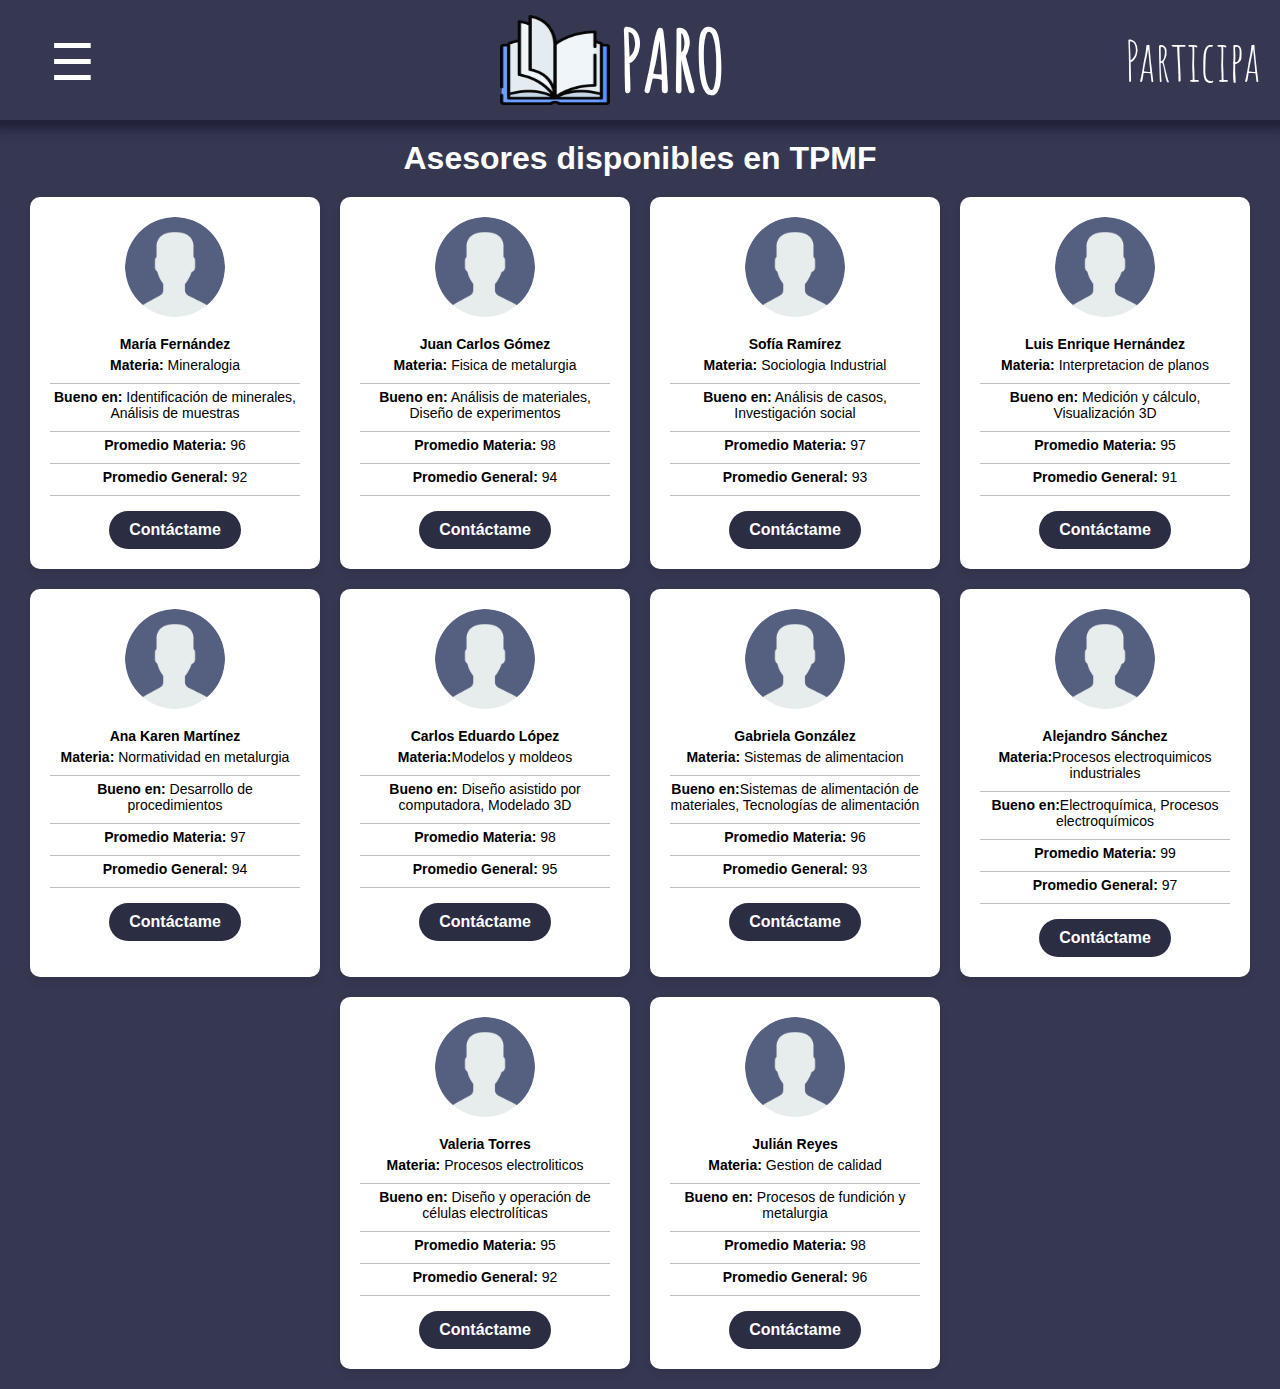
<file: TPMF.html>
<!DOCTYPE html>
<!DOCTYPE html>
<html lang="en">
<head>
    <meta charset="UTF-8">
    <meta name="viewport" content="width=device-width, initial-scale=1.0">
    <title>PARO - TPMF</title>
    <link rel="stylesheet" href="css/style.css">
    <script src="js/index.js" defer></script>
    <link rel="shortcut icon" href="img/pdparo.png" type="image/x-icon">
</head>
<body>
    <header>
        <div class="menu-icon" onclick="toggleSidebar()">
            ☰
        </div>
        <a href="index.html" class="logo">
            <img src="img/open-book.png" alt="">
            <h2>PARO</h2>
        </a>
        <nav style="margin-left: 15px;">
            <a href="#" id="contactLink">Participa</a>
        </nav>
    </header>
    
    <main>
        <h1 style="text-align: center; margin: 20px 0;">Asesores disponibles en TPMF</h1>
        <div class="card-container">
            <div class="card">
                <img src="img/user.png">
                <h2>María Fernández</h2>
                <p><strong>Materia:</strong> Mineralogia</p>
                <p><strong>Bueno en:</strong> Identificación de minerales, Análisis de muestras</p>
                <p><strong>Promedio Materia:</strong> 96</p>
                <p><strong>Promedio General:</strong> 92</p>
                <a href="mailto:maria.fernandez123@alumnos.udg.mx" class="contact-btn">Contáctame</a>
            </div>
            <div class="card">
                <img src="img/user.png">
                <h2>Juan Carlos Gómez</h2>
                <p><strong>Materia:</strong> Fisica de metalurgia</p>
                <p><strong>Bueno en:</strong> Análisis de materiales, Diseño de experimentos</p>
                <p><strong>Promedio Materia:</strong> 98</p>
                <p><strong>Promedio General:</strong> 94</p>
                <a href="mailto:juancarlos.gomez98@alumnos.udg.mx" class="contact-btn">Contáctame</a>
            </div>
            <div class="card">
                <img src="img/user.png">
                <h2>Sofía Ramírez </h2>
                <p><strong>Materia:</strong> Sociologia Industrial</p>
                <p><strong>Bueno en:</strong> Análisis de casos, Investigación social</p>
                <p><strong>Promedio Materia:</strong> 97</p>
                <p><strong>Promedio General:</strong> 93</p>
                <a href="mailto:sofia.ramirez22@alumnos.udg.mx" class="contact-btn">Contáctame</a>
            </div>
            <div class="card">
                <img src="img/user.png">
                <h2>Luis Enrique Hernández</h2>
                <p><strong>Materia:</strong> Interpretacion de planos</p>
                <p><strong>Bueno en:</strong> Medición y cálculo, Visualización 3D</p>
                <p><strong>Promedio Materia:</strong> 95</p>
                <p><strong>Promedio General:</strong> 91</p>
                <a href="mailto:luisenrique.hernandez@alumnos.udg.mx" class="contact-btn">Contáctame</a>
            </div>

            <div class="card">
                <img src="img/user.png">
                <h2>Ana Karen Martínez</h2>
                <p><strong>Materia:</strong> Normatividad en metalurgia</p>
                <p><strong>Bueno en:</strong> Desarrollo de procedimientos</p>
                <p><strong>Promedio Materia:</strong> 97</p>
                <p><strong>Promedio General:</strong> 94</p>
                <a href="mailto:anakaren.martinez15@alumnos.udg.mx" class="contact-btn">Contáctame</a>
            </div>
            <div class="card">
                <img src="img/user.png">
                <h2> Carlos Eduardo López </h2>
                <p><strong>Materia:</strong>Modelos y moldeos</p>
                <p><strong>Bueno en:</strong> Diseño asistido por computadora, Modelado 3D</p>
                <p><strong>Promedio Materia:</strong> 98</p>
                <p><strong>Promedio General:</strong> 95</p>
                <a href="mailto:carloseduardo.lopez81@alumnos.udg.mx" class="contact-btn">Contáctame</a>
            </div>
            <div class="card">
                <img src="img/user.png">
                <h2>Gabriela González</h2>
                <p><strong>Materia:</strong> Sistemas de alimentacion</p>
                <p><strong>Bueno en:</strong>Sistemas de alimentación de materiales, Tecnologías de alimentación </p>
                <p><strong>Promedio Materia:</strong> 96</p>
                <p><strong>Promedio General:</strong> 93</p>
                <a href="mailto:gabriela.gonzalez27@alumnos.udg.mx" class="contact-btn">Contáctame</a>
            </div>
            <div class="card">
                <img src="img/user.png">
                <h2>Alejandro Sánchez  </h2>
                <p><strong>Materia:</strong>Procesos electroquimicos industriales </p>
                <p><strong>Bueno en:</strong>Electroquímica, Procesos electroquímicos </p>
                <p><strong>Promedio Materia:</strong> 99</p>
                <p><strong>Promedio General:</strong> 97</p>
                <a href="mailto:alejandro.sanchez92@alumnos.udg.mx" class="contact-btn">Contáctame</a>
            </div>
            <div class="card">
                <img src="img/user.png">
                <h2>Valeria Torres </h2>
                <p><strong>Materia:</strong> Procesos electroliticos</p>
                <p><strong>Bueno en:</strong> Diseño y operación de células electrolíticas</p>
                <p><strong>Promedio Materia:</strong> 95</p>
                <p><strong>Promedio General:</strong> 92</p>
                <a href="mailto:valeria.torres11@alumnos.udg.mx" class="contact-btn">Contáctame</a>
            </div>

            <div class="card">
                <img src="img/user.png">
                <h2>Julián Reyes</h2>
                <p><strong>Materia:</strong> Gestion de calidad</p>
                <p><strong>Bueno en:</strong> Procesos de fundición y metalurgia</p>
                <p><strong>Promedio Materia:</strong> 98</p>
                <p><strong>Promedio General:</strong> 96</p>
                <a href="mailto:julian.reyes04@alumnos.udg.mx" class="contact-btn">Contáctame</a>
            </div>

        </div>
    </main>

    <div id="sidebar" class="sidebar">
        <a onclick="toggleSidebar()" class="closebtn">X</a>
        <h2>CATEGORIAS</h2>
        <a href="BTDC.html"><img src="img/home-heart-regular-24.png">BTDC</a>
        <a href="BTQM.html"><img src="img/leaf-regular-24.png" alt="">BTQM</a>
        <a href="TPAL.html"> <img src="img/bowl-rice-regular-24.png" alt="">TPAL</a>
        <a href="TPSI.html"><img src="img/laptop-regular-24.png" alt="">TPSI</a>
        <a href="TPEI.html"><img src="img/bulb-regular-24.png" alt="">TPEI</a>
        <a href="TPMI.html"><img src="img/wrench-regular-24.png" alt="">TPMI</a>
        <a href="TPMF.html"><img src="img/hot-solid-24.png" alt="">TPMF</a>
        <a href="TPPL.html"><img src="img/flask-solid-24.png" alt="">TPPL</a>
        <a href="TPPQ.html"><img src="img/vial-solid-24.png" alt="">TPPQ</a>
    </div>
    

    <div id="contactModal"  class="cont-part">

    <div class="part-contenido">
        <h2>Participa</h2>
        <p>Escríbenos si quieres participar dando asesorias</p>

        <form id="formPar" onsubmit="enviarCorreo(); return false;">
            <div class="participante">
                <input type="text" id="nombreC" required>
                <label>Nombre completo</label>
            </div>
            <div class="participante" >
                <input type="number" id="codigo" minlength="9" required>
                <label>Código</label>
            </div>
            <div class="participante">
                <input type="email" id="correo" required>
                <label>Correo</label>
            </div>
            <div class="participante" >
                <input type="text" id="carrera" required>
                <label>Carrera</label>
            </div>
            <div class="participante">
                <input type="number" id="grado" required>
                <label>Grado</label>
            </div>
            <div class="participante">
                <input type="text" id="materia" required>
                <label>Materia a participar</label>
            </div>
            <div class="participante">
                <input type="text" id="esp" required>
                <label>En que eres bueno en la materia</label>
            </div>
            <div class="participante">
                <input type="text" id="promedioM" required>
                <label>Promedio en esa materia</label>
            </div>
            <div class="participante">
                <input type="text" id="promedioG" required>
                <label>Promedio General</label>
            </div>

            <button type="submit">Enviar</button>
        </form>
    </div>

    </div>
</body>
</html>
</file>
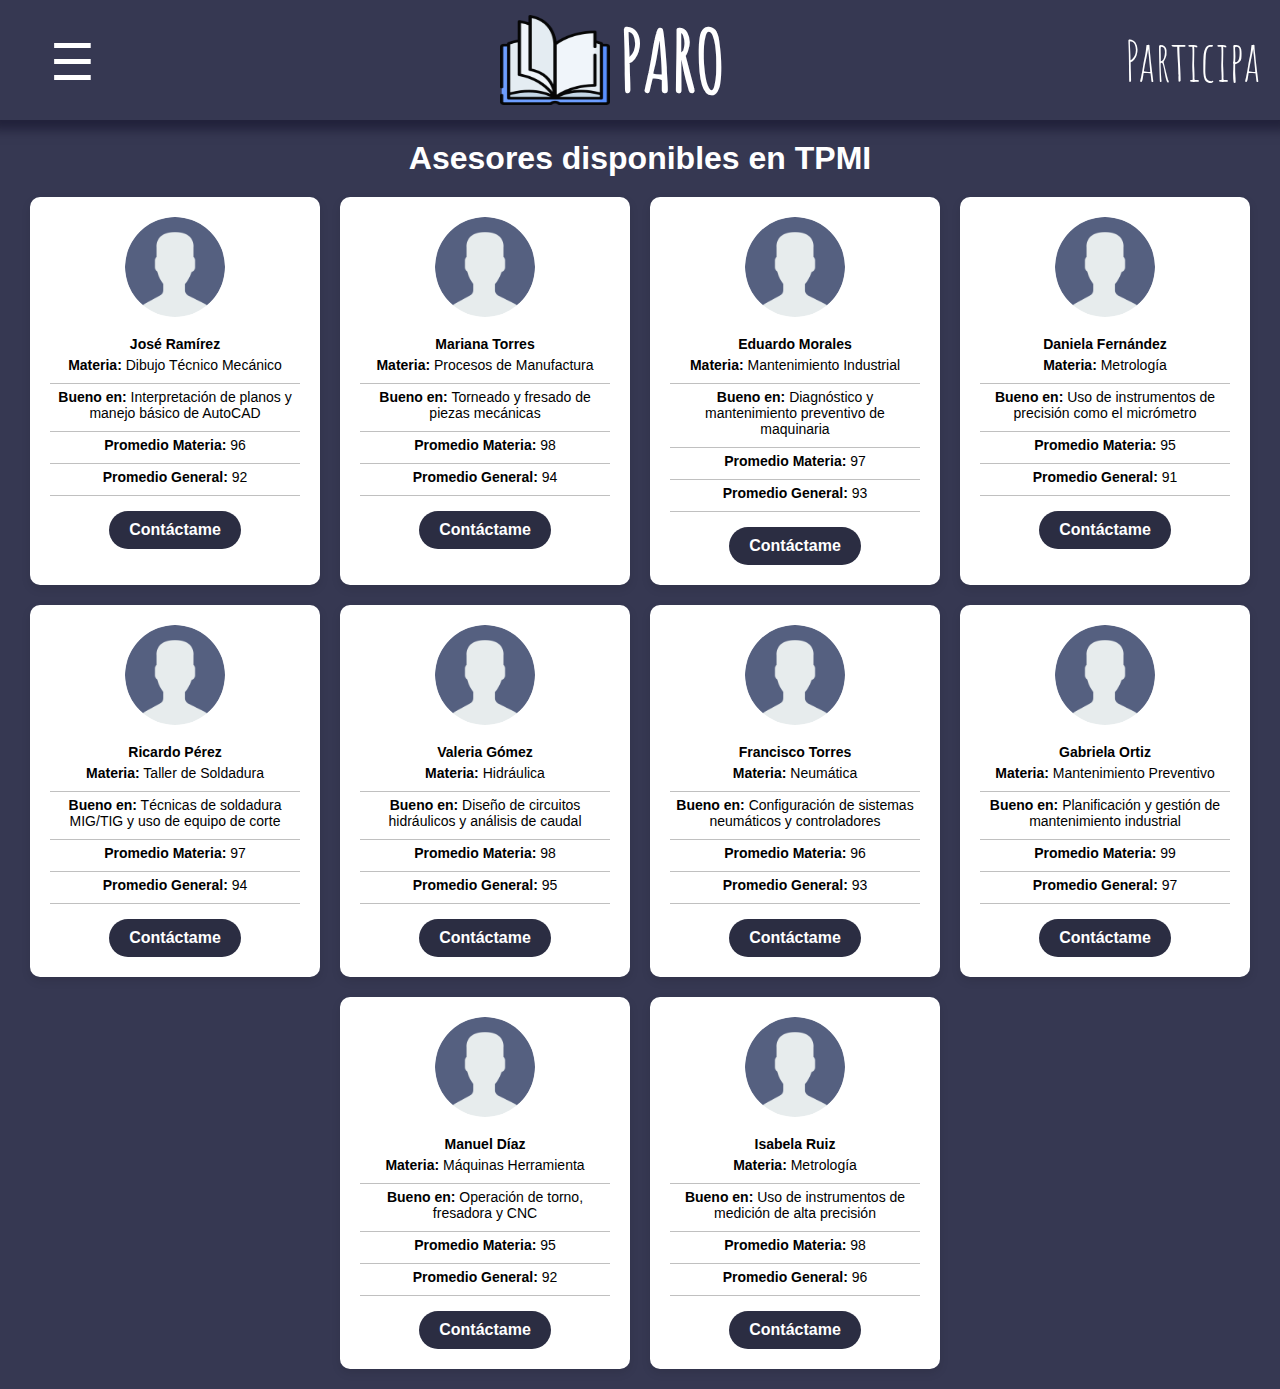
<file: TPMI.html>
<!DOCTYPE html>
<!DOCTYPE html>
<html lang="en">
<head>
    <meta charset="UTF-8">
    <meta name="viewport" content="width=device-width, initial-scale=1.0">
    <title>PARO - TPMI</title>
    <link rel="stylesheet" href="css/style.css">
    <script src="js/index.js" defer></script>
    <link rel="shortcut icon" href="img/pdparo.png" type="image/x-icon">
</head>
<body>
    <header>
        <div class="menu-icon" onclick="toggleSidebar()">
            ☰
        </div>
        <a href="index.html" class="logo">
            <img src="img/open-book.png" alt="">
            <h2>PARO</h2>
        </a>
        <nav style="margin-left: 15px;">
            <a href="#" id="contactLink">Participa</a>
        </nav>
    </header>
    
    <main>
        <h1 style="text-align: center; margin: 20px 0;">Asesores disponibles en TPMI</h1>
        <div class="card-container">
            <div class="card">
                <img src="img/user.png">
                <h2>José Ramírez</h2>
                <p><strong>Materia:</strong> Dibujo Técnico Mecánico</p>
                <p><strong>Bueno en:</strong> Interpretación de planos y manejo básico de AutoCAD</p>
                <p><strong>Promedio Materia:</strong> 96</p>
                <p><strong>Promedio General:</strong> 92</p>
                <a href="mailto:denilson.zarate2284@alumnos.udg.mx" class="contact-btn">Contáctame</a>
            </div>
            <div class="card">
                <img src="img/user.png">
                <h2>Mariana Torres</h2>
                <p><strong>Materia:</strong> Procesos de Manufactura</p>
                <p><strong>Bueno en:</strong> Torneado y fresado de piezas mecánicas</p>
                <p><strong>Promedio Materia:</strong> 98</p>
                <p><strong>Promedio General:</strong> 94</p>
                <a href="mailto:denilson.zarate2284@alumnos.udg.mx" class="contact-btn">Contáctame</a>
            </div>
            <div class="card">
                <img src="img/user.png">
                <h2>Eduardo Morales</h2>
                <p><strong>Materia:</strong> Mantenimiento Industrial</p>
                <p><strong>Bueno en:</strong> Diagnóstico y mantenimiento preventivo de maquinaria</p>
                <p><strong>Promedio Materia:</strong> 97</p>
                <p><strong>Promedio General:</strong> 93</p>
                <a href="mailto:denilson.zarate2284@alumnos.udg.mx" class="contact-btn">Contáctame</a>
            </div>
            <div class="card">
                <img src="img/user.png">
                <h2>Daniela Fernández</h2>
                <p><strong>Materia:</strong> Metrología</p>
                <p><strong>Bueno en:</strong> Uso de instrumentos de precisión como el micrómetro</p>
                <p><strong>Promedio Materia:</strong> 95</p>
                <p><strong>Promedio General:</strong> 91</p>
                <a href="mailto:denilson.zarate2284@alumnos.udg.mx" class="contact-btn">Contáctame</a>
            </div>

            <div class="card">
                <img src="img/user.png">
                <h2>Ricardo Pérez</h2>
                <p><strong>Materia:</strong> Taller de Soldadura</p>
                <p><strong>Bueno en:</strong> Técnicas de soldadura MIG/TIG y uso de equipo de corte</p>
                <p><strong>Promedio Materia:</strong> 97</p>
                <p><strong>Promedio General:</strong> 94</p>
                <a href="mailto:denilson.zarate2284@alumnos.udg.mx" class="contact-btn">Contáctame</a>
            </div>
            <div class="card">
                <img src="img/user.png">
                <h2>Valeria Gómez</h2>
                <p><strong>Materia:</strong> Hidráulica</p>
                <p><strong>Bueno en:</strong> Diseño de circuitos hidráulicos y análisis de caudal</p>
                <p><strong>Promedio Materia:</strong> 98</p>
                <p><strong>Promedio General:</strong> 95</p>
                <a href="mailto:denilson.zarate2284@alumnos.udg.mx" class="contact-btn">Contáctame</a>
            </div>
            <div class="card">
                <img src="img/user.png">
                <h2>Francisco Torres</h2>
                <p><strong>Materia:</strong> Neumática</p>
                <p><strong>Bueno en:</strong> Configuración de sistemas neumáticos y controladores</p>
                <p><strong>Promedio Materia:</strong> 96</p>
                <p><strong>Promedio General:</strong> 93</p>
                <a href="mailto:denilson.zarate2284@alumnos.udg.mx" class="contact-btn">Contáctame</a>
            </div>
            <div class="card">
                <img src="img/user.png">
                <h2>Gabriela Ortiz</h2>
                <p><strong>Materia:</strong> Mantenimiento Preventivo</p>
                <p><strong>Bueno en:</strong> Planificación y gestión de mantenimiento industrial</p>
                <p><strong>Promedio Materia:</strong> 99</p>
                <p><strong>Promedio General:</strong> 97</p>
                <a href="mailto:denilson.zarate2284@alumnos.udg.mx" class="contact-btn">Contáctame</a>
            </div>
            <div class="card">
                <img src="img/user.png">
                <h2>Manuel Díaz</h2>
                <p><strong>Materia:</strong> Máquinas Herramienta</p>
                <p><strong>Bueno en:</strong> Operación de torno, fresadora y CNC</p>
                <p><strong>Promedio Materia:</strong> 95</p>
                <p><strong>Promedio General:</strong> 92</p>
                <a href="mailto:denilson.zarate2284@alumnos.udg.mx" class="contact-btn">Contáctame</a>
            </div>

            <div class="card">
                <img src="img/user.png">
                <h2>Isabela Ruiz</h2>
                <p><strong>Materia:</strong> Metrología</p>
                <p><strong>Bueno en:</strong> Uso de instrumentos de medición de alta precisión</p>
                <p><strong>Promedio Materia:</strong> 98</p>
                <p><strong>Promedio General:</strong> 96</p>
                <a href="mailto:denilson.zarate2284@alumnos.udg.mx" class="contact-btn">Contáctame</a>
            </div>

        </div>
    </main>

    <div id="sidebar" class="sidebar">
        <a onclick="toggleSidebar()" class="closebtn">X</a>
        <h2>CATEGORIAS</h2>
        <a href="BTDC.html"><img src="img/home-heart-regular-24.png">BTDC</a>
        <a href="BTQM.html"><img src="img/leaf-regular-24.png" alt="">BTQM</a>
        <a href="TPAL.html"> <img src="img/bowl-rice-regular-24.png" alt="">TPAL</a>
        <a href="TPSI.html"><img src="img/laptop-regular-24.png" alt="">TPSI</a>
        <a href="TPEI.html"><img src="img/bulb-regular-24.png" alt="">TPEI</a>
        <a href="TPMI.html"><img src="img/wrench-regular-24.png" alt="">TPMI</a>
        <a href="TPMF.html"><img src="img/hot-solid-24.png" alt="">TPMF</a>
        <a href="TPPL.html"><img src="img/flask-solid-24.png" alt="">TPPL</a>
        <a href="TPPQ.html"><img src="img/vial-solid-24.png" alt="">TPPQ</a>
    </div>
    

    <div id="contactModal"  class="cont-part">

    <div class="part-contenido">
        <h2>Participa</h2>
        <p>Escríbenos si quieres participar dando asesorias</p>

        <form id="formPar" onsubmit="enviarCorreo(); return false;">
            <div class="participante">
                <input type="text" id="nombreC" required>
                <label>Nombre completo</label>
            </div>
            <div class="participante" >
                <input type="number" id="codigo" minlength="9" required>
                <label>Código</label>
            </div>
            <div class="participante">
                <input type="email" id="correo" required>
                <label>Correo</label>
            </div>
            <div class="participante" >
                <input type="text" id="carrera" required>
                <label>Carrera</label>
            </div>
            <div class="participante">
                <input type="number" id="grado" required>
                <label>Grado</label>
            </div>
            <div class="participante">
                <input type="text" id="materia" required>
                <label>Materia a participar</label>
            </div>
            <div class="participante">
                <input type="text" id="esp" required>
                <label>En que eres bueno en la materia</label>
            </div>
            <div class="participante">
                <input type="text" id="promedioM" required>
                <label>Promedio en esa materia</label>
            </div>
            <div class="participante">
                <input type="text" id="promedioG" required>
                <label>Promedio General</label>
            </div>

            <button type="submit">Enviar</button>
        </form>
    </div>

    </div>
</body>
</html>
</file>
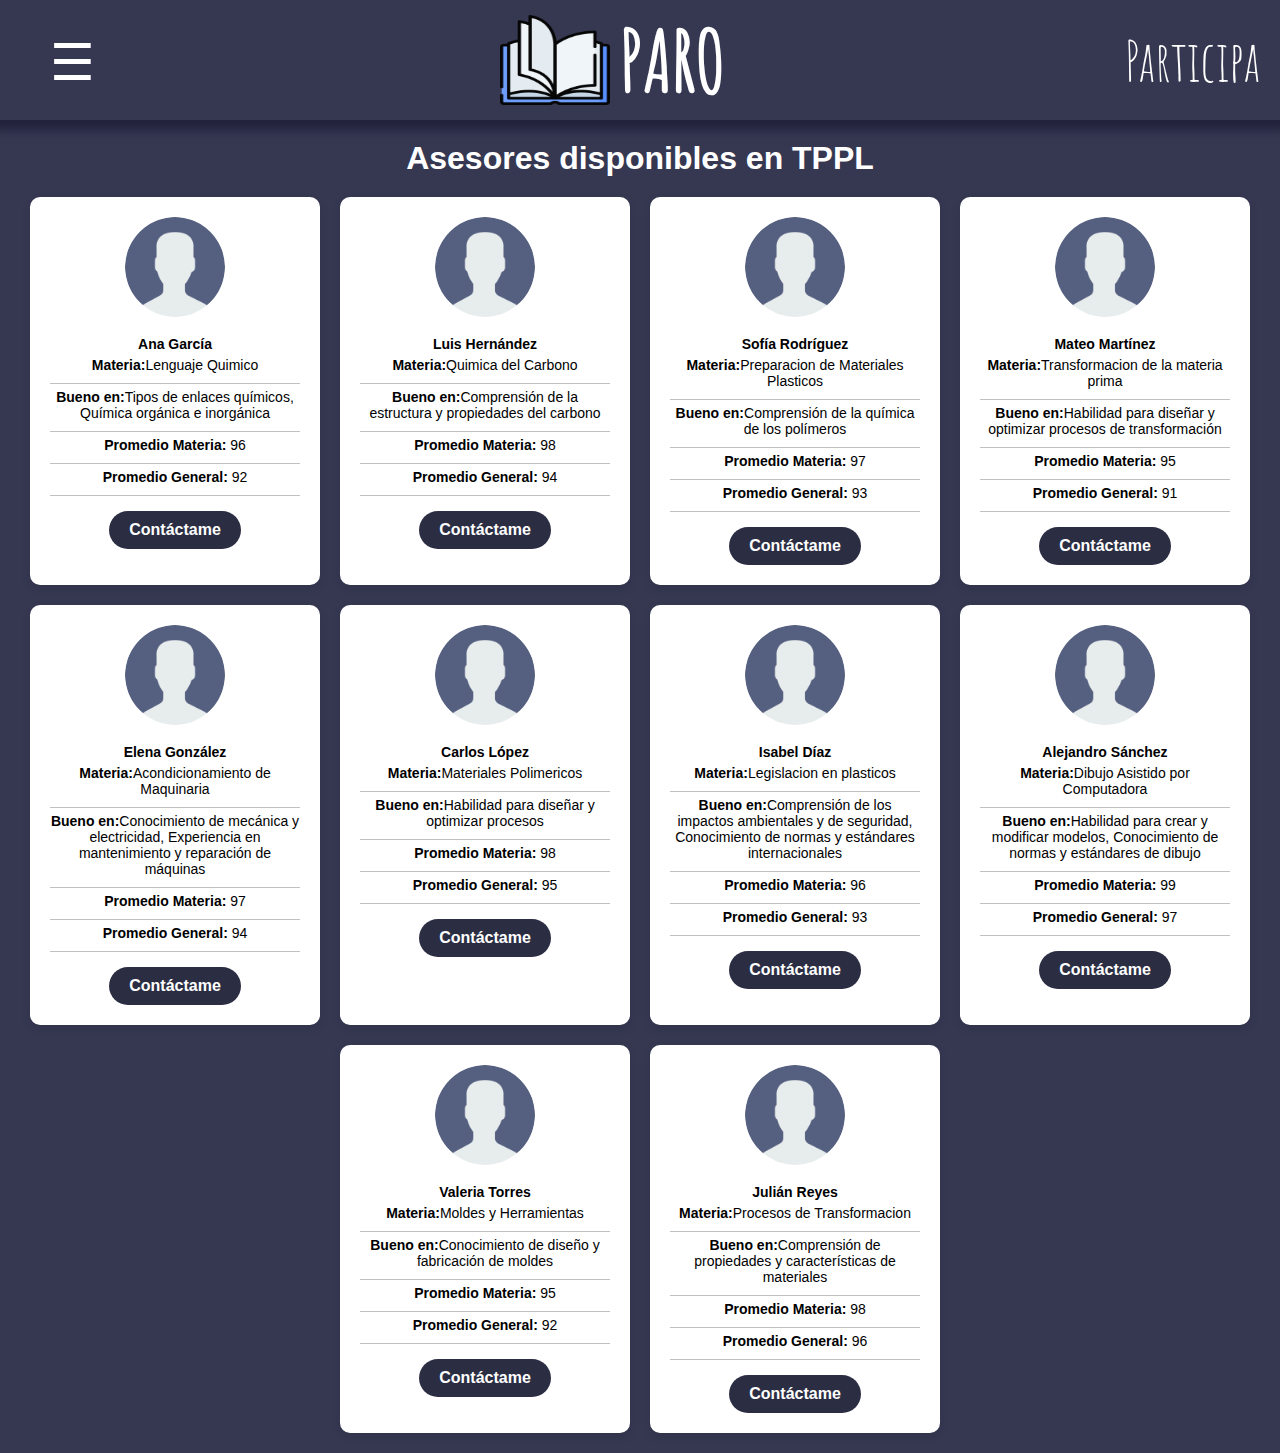
<file: TPPL.html>
<!DOCTYPE html>
<!DOCTYPE html>
<html lang="en">
<head>
    <meta charset="UTF-8">
    <meta name="viewport" content="width=device-width, initial-scale=1.0">
    <title>PARO - TPPL</title>
    <link rel="stylesheet" href="css/style.css">
    <script src="js/index.js" defer></script>
    <link rel="shortcut icon" href="img/pdparo.png" type="image/x-icon">
</head>
<body>
    <header>
        <div class="menu-icon" onclick="toggleSidebar()">
            ☰
        </div>
        <a href="index.html" class="logo">
            <img src="img/open-book.png" alt="">
            <h2>PARO</h2>
        </a>
        <nav style="margin-left: 15px;">
            <a href="#" id="contactLink">Participa</a>
        </nav>
    </header>

    <main>
        <h1 style="text-align: center; margin: 20px 0;">Asesores disponibles en TPPL</h1>
        <div class="card-container">
            <div class="card">
                <img src="img/user.png">
                <h2>Ana García</h2>
                <p><strong>Materia:</strong>Lenguaje Quimico</p>
                <p><strong>Bueno en:</strong>Tipos de enlaces químicos, Química orgánica e inorgánica</p>
                <p><strong>Promedio Materia:</strong> 96</p>
                <p><strong>Promedio General:</strong> 92</p>
                <a href="mailto:anagarciag@alumnos.udg.mx" class="contact-btn">Contáctame</a>
            </div>
            <div class="card">
                <img src="img/user.png">
                <h2>Luis Hernández</h2>
                <p><strong>Materia:</strong>Quimica del Carbono</p>
                <p><strong>Bueno en:</strong>Comprensión de la estructura y propiedades del carbono</p>
                <p><strong>Promedio Materia:</strong> 98</p>
                <p><strong>Promedio General:</strong> 94</p>
                <a href="mailto:luis.hernandez93@alumnos.udg.mx" class="contact-btn">Contáctame</a>
            </div>
            <div class="card">
                <img src="img/user.png">
                <h2>Sofía Rodríguez</h2>
                <p><strong>Materia:</strong>Preparacion de Materiales Plasticos</p>
                <p><strong>Bueno en:</strong>Comprensión de la química de los polímeros</p>
                <p><strong>Promedio Materia:</strong> 97</p>
                <p><strong>Promedio General:</strong> 93</p>
                <a href="mailto:sofia.rodriguez22@alumnos.udg.mx" class="contact-btn">Contáctame</a>
            </div>
            <div class="card">
                <img src="img/user.png">
                <h2>Mateo Martínez</h2>
                <p><strong>Materia:</strong>Transformacion de la materia prima</p>
                <p><strong>Bueno en:</strong>Habilidad para diseñar y optimizar procesos de transformación</p>
                <p><strong>Promedio Materia:</strong> 95</p>
                <p><strong>Promedio General:</strong> 91</p>
                <a href="mailto:mateomartinez98@alumnos.udg.mx" class="contact-btn">Contáctame</a>
            </div>

            <div class="card">
                <img src="img/user.png">
                <h2>Elena González</h2>
                <p><strong>Materia:</strong>Acondicionamiento de Maquinaria</p>
                <p><strong>Bueno en:</strong>Conocimiento de mecánica y electricidad, Experiencia en mantenimiento y reparación de máquinas</p>
                <p><strong>Promedio Materia:</strong> 97</p>
                <p><strong>Promedio General:</strong> 94</p>
                <a href="mailto:elenagonzalez15@alumnos.udg.mx" class="contact-btn">Contáctame</a>
            </div>
            <div class="card">
                <img src="img/user.png">
                <h2>Carlos López</h2>
                <p><strong>Materia:</strong>Materiales Polimericos</p>
                <p><strong>Bueno en:</strong>Habilidad para diseñar y optimizar procesos</p>
                <p><strong>Promedio Materia:</strong> 98</p>
                <p><strong>Promedio General:</strong> 95</p>
                <a href="mailto:carlos.lopez81@alumnos.udg.mx" class="contact-btn">Contáctame</a>
            </div>
            <div class="card">
                <img src="img/user.png">
                <h2>Isabel Díaz</h2>
                <p><strong>Materia:</strong>Legislacion en plasticos</p>
                <p><strong>Bueno en:</strong>Comprensión de los impactos ambientales y de seguridad, Conocimiento de normas y estándares internacionales</p>
                <p><strong>Promedio Materia:</strong> 96</p>
                <p><strong>Promedio General:</strong> 93</p>
                <a href="mailto:isabeldiaz27@alumnos.udg.mx" class="contact-btn">Contáctame</a>
            </div>
            <div class="card">
                <img src="img/user.png">
                <h2>Alejandro Sánchez</h2>
                <p><strong>Materia:</strong>Dibujo Asistido por Computadora</p>
                <p><strong>Bueno en:</strong>Habilidad para crear y modificar modelos, Conocimiento de normas y estándares de dibujo</p>
                <p><strong>Promedio Materia:</strong> 99</p>
                <p><strong>Promedio General:</strong> 97</p>
                <a href="mailto:alesanchez92@alumnos.udg.mx" class="contact-btn">Contáctame</a>
            </div>
            <div class="card">
                <img src="img/user.png">
                <h2>Valeria Torres</h2>
                <p><strong>Materia:</strong>Moldes y Herramientas</p>
                <p><strong>Bueno en:</strong>Conocimiento de diseño y fabricación de moldes</p>
                <p><strong>Promedio Materia:</strong> 95</p>
                <p><strong>Promedio General:</strong> 92</p>
                <a href="mailto:valeriatorres11@alumnos.udg.mx" class="contact-btn">Contáctame</a>
            </div>

            <div class="card">
                <img src="img/user.png">
                <h2>Julián Reyes</h2>
                <p><strong>Materia:</strong>Procesos de Transformacion</p>
                <p><strong>Bueno en:</strong>Comprensión de propiedades y características de materiales</p>
                <p><strong>Promedio Materia:</strong> 98</p>
                <p><strong>Promedio General:</strong> 96</p>
                <a href="mailto:julianreyes05@alumnos.udg.mx" class="contact-btn">Contáctame</a>
            </div>

        </div>
    </main>
    
    <div id="sidebar" class="sidebar">
        <a onclick="toggleSidebar()" class="closebtn">X</a>
        <h2>CATEGORIAS</h2>
        <a href="BTDC.html"><img src="img/home-heart-regular-24.png">BTDC</a>
        <a href="BTQM.html"><img src="img/leaf-regular-24.png" alt="">BTQM</a>
        <a href="TPAL.html"> <img src="img/bowl-rice-regular-24.png" alt="">TPAL</a>
        <a href="TPSI.html"><img src="img/laptop-regular-24.png" alt="">TPSI</a>
        <a href="TPEI.html"><img src="img/bulb-regular-24.png" alt="">TPEI</a>
        <a href="TPMI.html"><img src="img/wrench-regular-24.png" alt="">TPMI</a>
        <a href="TPMF.html"><img src="img/hot-solid-24.png" alt="">TPMF</a>
        <a href="TPPL.html"><img src="img/flask-solid-24.png" alt="">TPPL</a>
        <a href="TPPQ.html"><img src="img/vial-solid-24.png" alt="">TPPQ</a>
    </div>
    

    <div id="contactModal"  class="cont-part">

    <div class="part-contenido">
        <h2>Participa</h2>
        <p>Escríbenos si quieres participar dando asesorias</p>

        <form id="formPar" onsubmit="enviarCorreo(); return false;">
            <div class="participante">
                <input type="text" id="nombreC" required>
                <label>Nombre completo</label>
            </div>
            <div class="participante" >
                <input type="number" id="codigo" minlength="9" required>
                <label>Código</label>
            </div>
            <div class="participante">
                <input type="email" id="correo" required>
                <label>Correo</label>
            </div>
            <div class="participante" >
                <input type="text" id="carrera" required>
                <label>Carrera</label>
            </div>
            <div class="participante">
                <input type="number" id="grado" required>
                <label>Grado</label>
            </div>
            <div class="participante">
                <input type="text" id="materia" required>
                <label>Materia a participar</label>
            </div>
            <div class="participante">
                <input type="text" id="esp" required>
                <label>En que eres bueno en la materia</label>
            </div>
            <div class="participante">
                <input type="text" id="promedioM" required>
                <label>Promedio en esa materia</label>
            </div>
            <div class="participante">
                <input type="text" id="promedioG" required>
                <label>Promedio General</label>
            </div>

            <button type="submit">Enviar</button>
        </form>
    </div>

    </div>
</body>
</html>
</file>
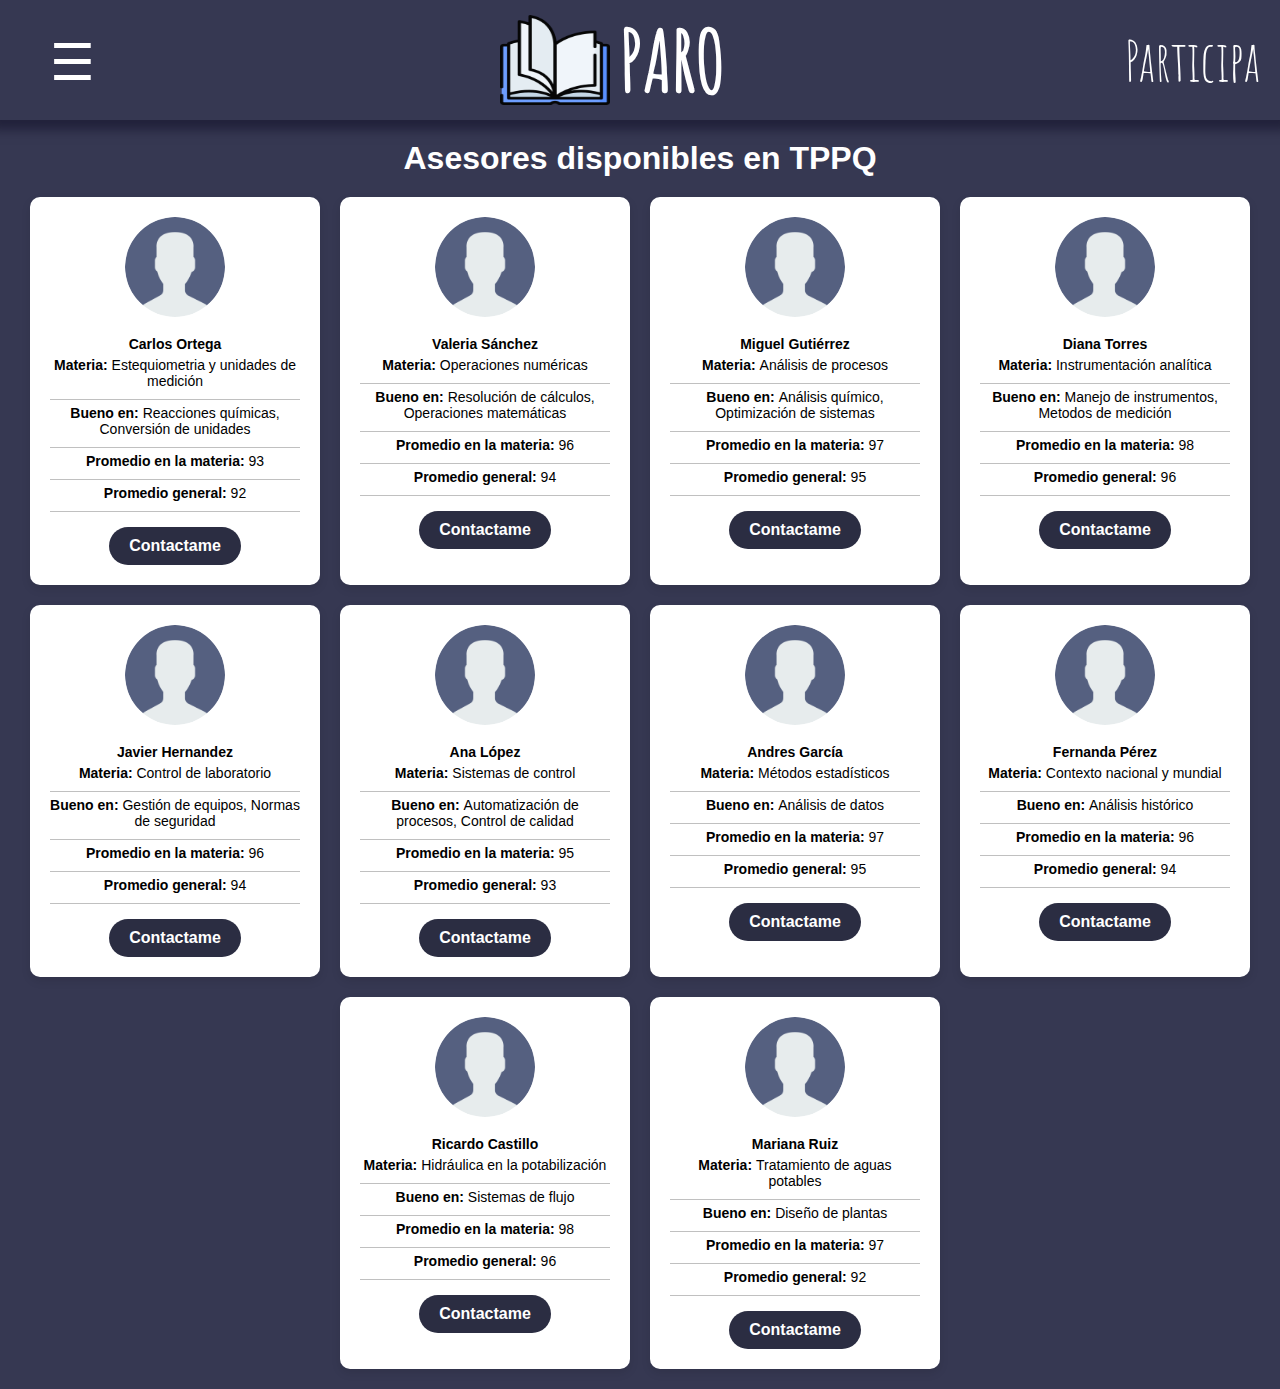
<file: TPPQ.html>
<!DOCTYPE html>
<!DOCTYPE html>
<html lang="en">
<head>
    <meta charset="UTF-8">
    <meta name="viewport" content="width=device-width, initial-scale=1.0">
    <title>PARO - TPPQ</title>
    <link rel="stylesheet" href="css/style.css">
    <script src="js/index.js" defer></script>
    <link rel="shortcut icon" href="img/pdparo.png" type="image/x-icon">
</head>
<body>
    <header>
        <div class="menu-icon" onclick="toggleSidebar()">
            ☰
        </div>
        <a href="index.html" class="logo">
            <img src="img/open-book.png" alt="">
            <h2>PARO</h2>
        </a>
        <nav style="margin-left: 15px;">
            <a href="#" id="contactLink">Participa</a>
        </nav>
    </header>
    

    <main>
        <h1 style="text-align: center; margin: 20px 0;">Asesores disponibles en TPPQ</h1>
        <div class="card-container">

            <div class="card">
                <img src="img/user.png">
                <h2>Carlos Ortega</h2>
                <p><strong>Materia: </strong>Estequiometria y unidades de medición</p>
                <p><strong>Bueno en: </strong>Reacciones químicas, Conversión de unidades</p>
                <p><strong>Promedio en la materia: </strong>93</p>
                <p><strong>Promedio general: </strong>92</p>
                <a href="mailto:luisangelalatorremorales99@gmail.com" class="contact-btn">Contactame</a>
            </div>

            <div class="card">
                <img src="img/user.png">
                <h2>Valeria Sánchez</h2>
                <p><strong>Materia: </strong>Operaciones numéricas</p>
                <p><strong>Bueno en: </strong>Resolución de cálculos, Operaciones matemáticas</p>
                <p><strong>Promedio en la materia: </strong>96</p>
                <p><strong>Promedio general: </strong>94</p>
                <a href="mailto:luisangelalatorremorales99@gmail.com" class="contact-btn">Contactame</a>
            </div>

            <div class="card">
                <img src="img/user.png">
                <h2>Miguel Gutiérrez</h2>
                <p><strong>Materia: </strong>Análisis de procesos</p>
                <p><strong>Bueno en: </strong>Análisis químico, Optimización de sistemas</p>
                <p><strong>Promedio en la materia: </strong>97</p>
                <p><strong>Promedio general: </strong>95</p>
                <a href="mailto:luisangelalatorremorales99@gmail.com" class="contact-btn">Contactame</a>
            </div>

            <div class="card">
                <img src="img/user.png">
                <h2>Diana Torres</h2>
                <p><strong>Materia: </strong>Instrumentación analítica</p>
                <p><strong>Bueno en: </strong>Manejo de instrumentos, Metodos de medición</p>
                <p><strong>Promedio en la materia: </strong>98</p>
                <p><strong>Promedio general: </strong>96</p>
                <a href="mailto:luisangelalatorremorales99@gmail.com" class="contact-btn">Contactame</a>
            </div>

            <div class="card">
                <img src="img/user.png">
                <h2>Javier Hernandez</h2>
                <p><strong>Materia: </strong>Control de laboratorio</p>
                <p><strong>Bueno en: </strong>Gestión de equipos, Normas de seguridad</p>
                <p><strong>Promedio en la materia: </strong>96</p>
                <p><strong>Promedio general: </strong>94</p>
                <a href="mailto:luisangelalatorremorales99@gmail.com" class="contact-btn">Contactame</a>
            </div>

            <div class="card">
                <img src="img/user.png">
                <h2>Ana López</h2>
                <p><strong>Materia: </strong>Sistemas de control</p>
                <p><strong>Bueno en: </strong>Automatización de procesos, Control de calidad</p>
                <p><strong>Promedio en la materia: </strong>95</p>
                <p><strong>Promedio general: </strong>93</p>
                <a href="mailto:luisangelalatorremorales99@gmail.com" class="contact-btn">Contactame</a>
            </div>

            <div class="card">
                <img src="img/user.png">
                <h2>Andres García</h2>
                <p><strong>Materia: </strong>Métodos estadísticos</p>
                <p><strong>Bueno en: </strong>Análisis de datos</p>
                <p><strong>Promedio en la materia: </strong>97</p>
                <p><strong>Promedio general: </strong>95</p>
                <a href="mailto:luisangelalatorremorales99@gmail.com" class="contact-btn">Contactame</a>
            </div>

            <div class="card">
                <img src="img/user.png">
                <h2>Fernanda Pérez</h2>
                <p><strong>Materia: </strong>Contexto nacional y mundial</p>
                <p><strong>Bueno en: </strong>Análisis histórico </p>
                <p><strong>Promedio en la materia: </strong>96</p>
                <p><strong>Promedio general: </strong>94</p>
                <a href="mailto:luisangelalatorremorales99@gmail.com" class="contact-btn">Contactame</a>
            </div>

            <div class="card">
                <img src="img/user.png">
                <h2>Ricardo Castillo</h2>
                <p><strong>Materia: </strong>Hidráulica en la potabilización</p>
                <p><strong>Bueno en: </strong>Sistemas de flujo</p>
                <p><strong>Promedio en la materia: </strong>98</p>
                <p><strong>Promedio general: </strong>96</p>
                <a href="mailto:luisangelalatorremorales99@gmail.com" class="contact-btn">Contactame</a>
            </div>

            <div class="card">
                <img src="img/user.png">
                <h2>Mariana Ruiz</h2>
                <p><strong>Materia: </strong>Tratamiento de aguas potables</p>
                <p><strong>Bueno en: </strong>Diseño de plantas</p>
                <p><strong>Promedio en la materia: </strong>97</p>
                <p><strong>Promedio general: </strong>92</p>
                <a href="mailto:luisangelalatorremorales99@gmail.com" class="contact-btn">Contactame</a>
            </div>

        </div>

     </main>


    <div id="sidebar" class="sidebar">
        <a onclick="toggleSidebar()" class="closebtn">X</a>
        <h2>CATEGORIAS</h2>
        <a href="BTDC.html"><img src="img/home-heart-regular-24.png">BTDC</a>
        <a href="BTQM.html"><img src="img/leaf-regular-24.png" alt="">BTQM</a>
        <a href="TPAL.html"> <img src="img/bowl-rice-regular-24.png" alt="">TPAL</a>
        <a href="TPSI.html"><img src="img/laptop-regular-24.png" alt="">TPSI</a>
        <a href="TPEI.html"><img src="img/bulb-regular-24.png" alt="">TPEI</a>
        <a href="TPMI.html"><img src="img/wrench-regular-24.png" alt="">TPMI</a>
        <a href="TPMF.html"><img src="img/hot-solid-24.png" alt="">TPMF</a>
        <a href="TPPL.html"><img src="img/flask-solid-24.png" alt="">TPPL</a>
        <a href="TPPQ.html"><img src="img/vial-solid-24.png" alt="">TPPQ</a>
    </div>
    

    <div id="contactModal"  class="cont-part">

    <div class="part-contenido">
        <h2>Participa</h2>
        <p>Escríbenos si quieres participar dando asesorias</p>

        <form id="formPar" onsubmit="enviarCorreo(); return false;">
            <div class="participante">
                <input type="text" id="nombreC" required>
                <label>Nombre completo</label>
            </div>
            <div class="participante" >
                <input type="number" id="codigo" minlength="9" required>
                <label>Código</label>
            </div>
            <div class="participante">
                <input type="email" id="correo" required>
                <label>Correo</label>
            </div>
            <div class="participante" >
                <input type="text" id="carrera" required>
                <label>Carrera</label>
            </div>
            <div class="participante">
                <input type="number" id="grado" required>
                <label>Grado</label>
            </div>
            <div class="participante">
                <input type="text" id="materia" required>
                <label>Materia a participar</label>
            </div>
            <div class="participante">
                <input type="text" id="esp" required>
                <label>En que eres bueno en la materia</label>
            </div>
            <div class="participante">
                <input type="text" id="promedioM" required>
                <label>Promedio en esa materia</label>
            </div>
            <div class="participante">
                <input type="text" id="promedioG" required>
                <label>Promedio General</label>
            </div>

            <button type="submit">Enviar</button>
        </form>
    </div>

    </div>
</body>
</html>
</file>
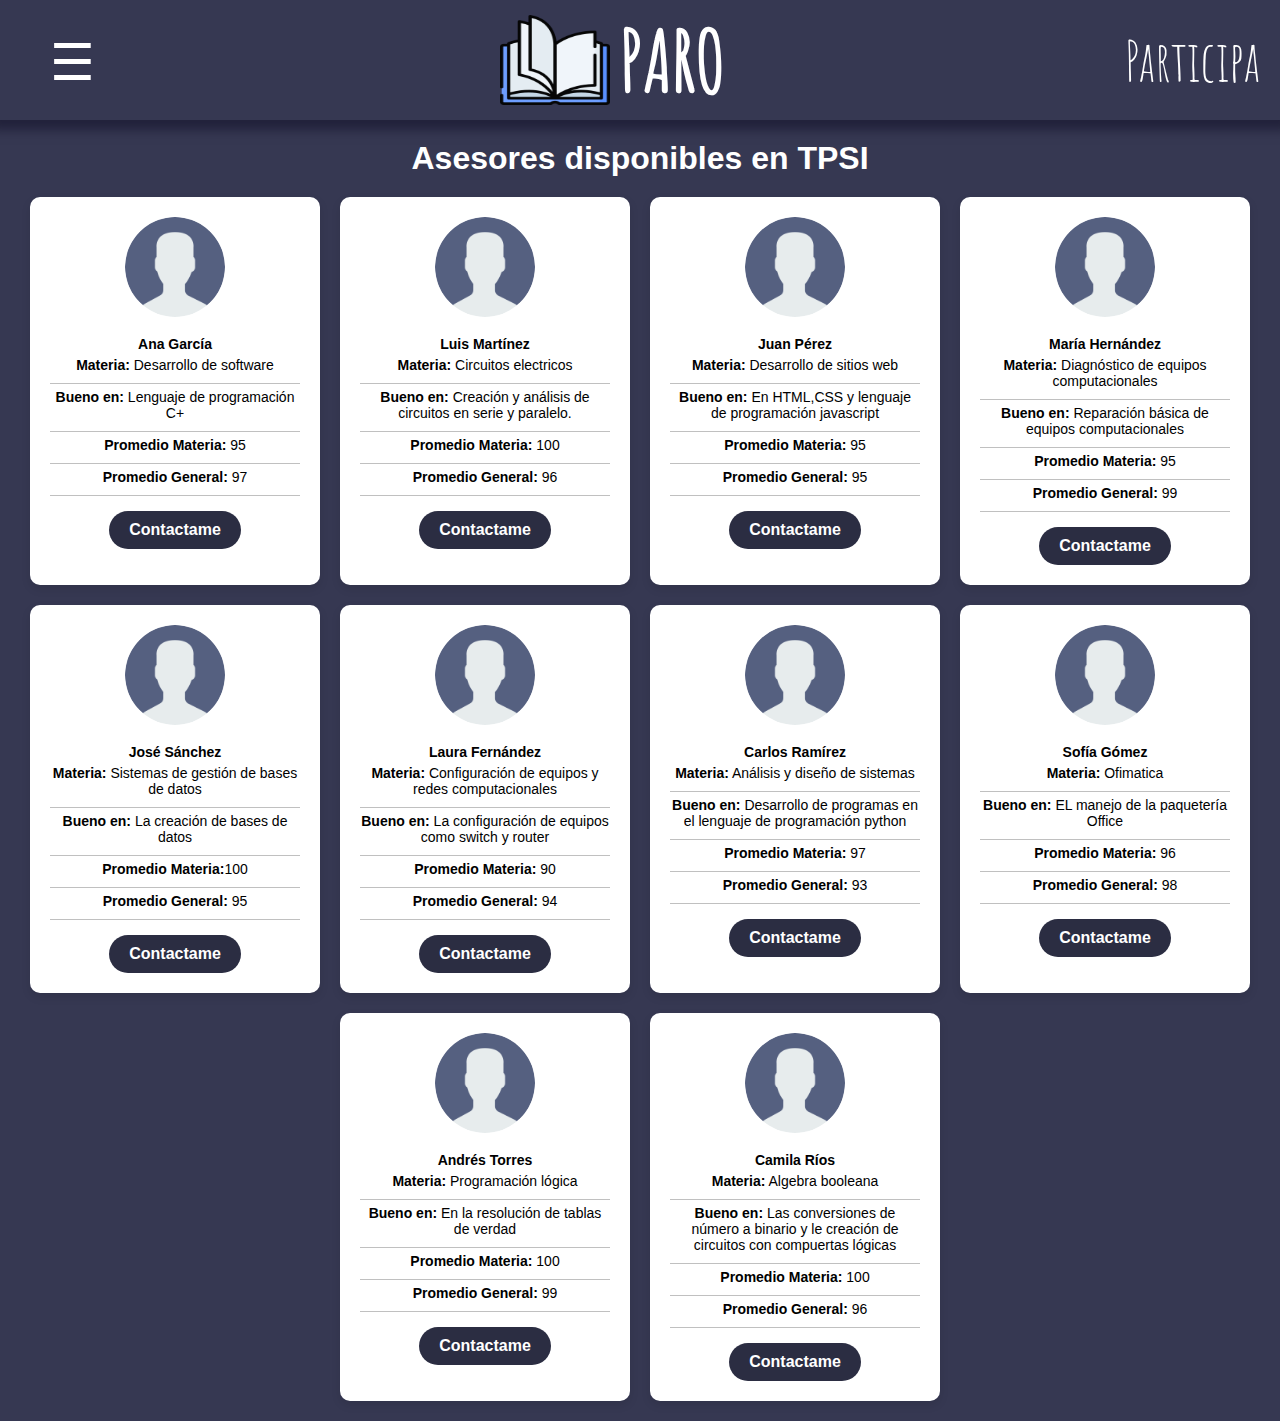
<file: TPSI.html>
<!DOCTYPE html>
<!DOCTYPE html>
<html lang="en">
<head>
    <meta charset="UTF-8">
    <meta name="viewport" content="width=device-width, initial-scale=1.0">
    <title>PARO - TPSI</title>
    <link rel="stylesheet" href="css/style.css">
    <script src="js/index.js" defer></script>
    <link rel="shortcut icon" href="img/pdparo.png" type="image/x-icon">
</head>
<body>
    <header>
        <div class="menu-icon" onclick="toggleSidebar()">
            ☰
        </div>
        <a href="index.html" class="logo">
            <img src="img/open-book.png" alt="">
            <h2>PARO</h2>
        </a>
        <nav style="margin-left: 15px;">
            <a href="#" id="contactLink">Participa</a>
        </nav>
    </header>

    <main>
        <h1 style="text-align: center; margin: 20px 0;">Asesores disponibles en TPSI</h1>
        <div class="card-container">
            <div class="card">
                <img src="img/user.png">
                <h2>Ana García</h2>
                <p><strong>Materia:</strong> Desarrollo de software</p>
                <p><strong>Bueno en:</strong> Lenguaje de programación C+</p>
                <p><strong>Promedio Materia:</strong> 95</p>
                <p><strong>Promedio General:</strong> 97</p>
                <a href="mailto:denilson.zarate2284@alumnos.udg.mx" class="contact-btn">Contactame</a>
            </div>

            <div class="card">
                <img src="img/user.png">
                <h2>Luis Martínez</h2>
                <p><strong>Materia:</strong> Circuitos electricos</p>
                <p><strong>Bueno en:</strong> Creación y análisis de circuitos en serie y paralelo.</p>
                <p><strong>Promedio Materia:</strong> 100</p>
                <p><strong>Promedio General:</strong> 96</p>
                <a href="mailto:denilson.zarate2284@alumnos.udg.mx" class="contact-btn">Contactame</a>
            </div>

            <div class="card">
                <img src="img/user.png">
                <h2>Juan  Pérez </h2>
                <p><strong>Materia:</strong> Desarrollo de sitios web</p>
                <p><strong>Bueno en:</strong> En HTML,CSS y lenguaje de programación javascript</p>
                <p><strong>Promedio Materia:</strong> 95</p>
                <p><strong>Promedio General:</strong> 95</p>
                <a href="mailto:denilson.zarate2284@alumnos.udg.mx" class="contact-btn">Contactame</a>
            </div>

            <div class="card">
                <img src="img/user.png">
                <h2>María Hernández </h2>
                <p><strong>Materia:</strong> Diagnóstico de equipos computacionales</p>
                <p><strong>Bueno en:</strong> Reparación básica de equipos computacionales</p>
                <p><strong>Promedio Materia:</strong> 95</p>
                <p><strong>Promedio General:</strong> 99</p>
                <a href="mailto:denilson.zarate2284@alumnos.udg.mx" class="contact-btn">Contactame</a>
            </div>

            <div class="card">
                <img src="img/user.png">
                <h2>José Sánchez</h2>
                <p><strong>Materia:</strong> Sistemas de gestión de bases de datos</p>
                <p><strong>Bueno en:</strong> La creación de bases de datos </p>
                <p><strong>Promedio Materia:</strong>100</p>
                <p><strong>Promedio General:</strong> 95</p>
                <a href="mailto:denilson.zarate2284@alumnos.udg.mx" class="contact-btn">Contactame</a>
            </div>

            <div class="card">
                <img src="img/user.png">
                <h2>Laura Fernández</h2>
                <p><strong>Materia:</strong> Configuración de equipos y redes computacionales</p>
                <p><strong>Bueno en:</strong> La configuración de equipos como switch y router</p>
                <p><strong>Promedio Materia:</strong> 90</p>
                <p><strong>Promedio General:</strong> 94</p>
                <a href="mailto:denilson.zarate2284@alumnos.udg.mx" class="contact-btn">Contactame</a>
            </div>

            <div class="card">
                <img src="img/user.png">
                <h2>Carlos Ramírez</h2>
                <p><strong>Materia:</strong> Análisis y diseño de sistemas</p>
                <p><strong>Bueno en:</strong> Desarrollo de programas en el lenguaje de programación python</p>
                <p><strong>Promedio Materia:</strong> 97</p>
                <p><strong>Promedio General:</strong> 93</p>
                <a href="mailto:denilson.zarate2284@alumnos.udg.mx" class="contact-btn">Contactame</a>
            </div>

            <div class="card">
                <img src="img/user.png">
                <h2>Sofía Gómez</h2>
                <p><strong>Materia:</strong> Ofimatica</p>
                <p><strong>Bueno en:</strong> EL manejo de la paquetería Office</p>
                <p><strong>Promedio Materia:</strong> 96</p>
                <p><strong>Promedio General:</strong> 98</p>
                <a href="mailto:denilson.zarate2284@alumnos.udg.mx" class="contact-btn">Contactame</a>
            </div>

            <div class="card">
                <img src="img/user.png">
                <h2>Andrés Torres</h2>
                <p><strong>Materia:</strong> Programación lógica</p>
                <p><strong>Bueno en:</strong> En la resolución de tablas de verdad</p>
                <p><strong>Promedio Materia:</strong> 100</p>
                <p><strong>Promedio General:</strong> 99</p>
                <a href="mailto:denilson.zarate2284@alumnos.udg.mx" class="contact-btn">Contactame</a>
            </div>

            <div class="card">
                <img src="img/user.png">
                <h2>Camila Ríos</h2>
                <p><strong>Materia:</strong> Algebra booleana</p>
                <p><strong>Bueno en:</strong> Las conversiones de número a binario y le creación de circuitos con compuertas lógicas</p>
                <p><strong>Promedio Materia:</strong> 100</p>
                <p><strong>Promedio General:</strong> 96</p>
                <a href="mailto:denilson.zarate2284@alumnos.udg.mx" class="contact-btn">Contactame</a>
            </div>
        </div>
    </main>
    
    <div id="sidebar" class="sidebar">
        <a onclick="toggleSidebar()" class="closebtn">X</a>
        <h2>CATEGORIAS</h2>
        <a href="BTDC.html"><img src="img/home-heart-regular-24.png">BTDC</a>
        <a href="BTQM.html"><img src="img/leaf-regular-24.png" alt="">BTQM</a>
        <a href="TPAL.html"> <img src="img/bowl-rice-regular-24.png" alt="">TPAL</a>
        <a href="TPSI.html"><img src="img/laptop-regular-24.png" alt="">TPSI</a>
        <a href="TPEI.html"><img src="img/bulb-regular-24.png" alt="">TPEI</a>
        <a href="TPMI.html"><img src="img/wrench-regular-24.png" alt="">TPMI</a>
        <a href="TPMF.html"><img src="img/hot-solid-24.png" alt="">TPMF</a>
        <a href="TPPL.html"><img src="img/flask-solid-24.png" alt="">TPPL</a>
        <a href="TPPQ.html"><img src="img/vial-solid-24.png" alt="">TPPQ</a>
    </div>
    

    <div id="contactModal"  class="cont-part">

    <div class="part-contenido">
        <h2>Participa</h2>
        <p>Escríbenos si quieres participar dando asesorias</p>

        <form id="formPar" onsubmit="enviarCorreo(); return false;">
            <div class="participante">
                <input type="text" id="nombreC" required>
                <label>Nombre completo</label>
            </div>
            <div class="participante" >
                <input type="number" id="codigo" minlength="9" required>
                <label>Código</label>
            </div>
            <div class="participante">
                <input type="email" id="correo" required>
                <label>Correo</label>
            </div>
            <div class="participante" >
                <input type="text" id="carrera" required>
                <label>Carrera</label>
            </div>
            <div class="participante">
                <input type="number" id="grado" required>
                <label>Grado</label>
            </div>
            <div class="participante">
                <input type="text" id="materia" required>
                <label>Materia a participar</label>
            </div>
            <div class="participante">
                <input type="text" id="esp" required>
                <label>En que eres bueno en la materia</label>
            </div>
            <div class="participante">
                <input type="text" id="promedioM" required>
                <label>Promedio en esa materia</label>
            </div>
            <div class="participante">
                <input type="text" id="promedioG" required>
                <label>Promedio General</label>
            </div>

            <button type="submit">Enviar</button>
        </form>
    </div>

    </div>
</body>
</html>
</file>
<file: css/style.css>
@font-face {
    font-family: 'Amatic';
    src: url(../fonts/AmaticSC-Regular.ttf);
}
body{
    background-color: #363852;
    color: white;
    margin: 0;
    font-family: sans-serif;
}

/*  */
/* HEADER */
/*  */

header{
    border: none;
    display: flex;
    justify-content: space-between;
    max-height: 140px;
    align-items: center;
    padding: 10px;
    box-shadow: 0px 0px 10px 10px #22223b;
    flex-wrap: wrap;
    font-family: "Amatic";

}
header img{
    width:110px;
    margin: 10px;
    height: 90%;
}
header a{
    text-decoration: none;
    color: white;
    font-size: 55px;
}
header a:hover{
    background-color: #22223b;
    border-radius: 5px;
}

header nav a{
    margin-right: 10px;
}

.logo{
    display: flex;
    align-items: center;
    height: 100px;
}


/*  */
/* ASIDE */
/*  */

.menu-icon{
    font-size: 50px;
    cursor: pointer;
    color: white;
    display: flex;
    align-items: center;
    margin-left: 30px;
    padding: 10px;
}

.menu-icon:hover{
    background-color: #22223b;
    border-radius: 10px;
}

.sidebar{
    height: 100%;
    width: 0;
    position: fixed;
    top: 0; left: 0;
    background-color: white;
    overflow-x: hidden;
    transition: 0.5s;
    padding-top: 60px;
    border-radius: 0px 10px;
    scrollbar-color: #5c5f84;
}

.sidebar a{
    padding: 10px 15px;
    text-decoration: none;
    font-size: 20px;
    color: black;
    display: block;
    transition: 0.3s;
    margin-bottom: 10px;
    margin-left: 10px;
    margin-right: 10px;
    border-radius: 10px;
    border-bottom: 1px solid #adadda;
}

.sidebar a:hover{
    background-color: #9a8c98;
    border-bottom: 1px solid #363852;
}

.sidebar .closebtn{
    position: absolute;
    top: 0px; right: 0px;
    font-size: 20px;
    padding: 5px;
    margin-right: 0;
    cursor: pointer;
    margin-top: 0;
}

.sidebar img{
    max-height: 100%;
    width: 20px;
    margin-right: 10px;
}

.sidebar h2{
    margin-top: 0;
    color: #000;
    text-align: center;
    margin-bottom: 10px;
    border-bottom: 2px solid #adadda;
}

/*  */
/*  */
/* Cuadro de Participa */
/*  */
/*  */

.cont-part{
    display: none;
    position: fixed;
    z-index: 1;
    left: 0;
    top: 0;
    color:#000;
    width: 100%;
    height: 100%;
    overflow: auto;
    background:rgba(0, 0, 0, 0.443);
    
}


@keyframes aparecer{
    0%{
        transform: translate(-50%,-50%) scale(0.1);
        opacity: 0;
    }
    100%{
        transform: translate(-50%,-50%) scale(1);
        opacity: 1;
    }
}

.part-contenido{
    position: absolute;
    background-color: white;
    border-radius: 10px;
    top: 50%;
    left: 50%;
    transform: translate(-50%,-50%);
    width: 400px;
    max-height: 100%;
    transform: translate(-50%,-50%) scale(0.1);
    animation: aparecer 0.7s ease forwards;

}


@keyframes desaparecer {
    0% {
        transform: translate(-50%, -50%) scale(1);
        opacity: 1;
    }
    100% {
        transform: translate(-50%, -50%) scale(0.1);
        opacity: 0;
    }
}

.part-contenido.cerrar{
    animation: desaparecer 0.7s ease forwards;
}

.part-contenido h2,p{
    text-align: center;
    padding: 0 0 10px 0;
    border-bottom: 1px solid silver;
}

.part-contenido form{
    padding: 0 40px;
    box-sizing: border-box;
}

form .participante{
    position: relative;
    border-bottom: 2px solid #adadad;
    margin: 20px 0;
}

.participante input{
    width: 100%;
    padding: 0 5px;
    height: 20px;
    font-size: 15px;
    border: none;
    background: none;
    outline: none;
}

.participante label{
    position: absolute;
    top: 50%;
    left: 5px;
    color:#adadad;
    transform: translateY(-50%);
    font-size: 15px;
    pointer-events: none;
    transition: .5s;
}


/*  */
/* Animacion LABEL-INPUT */
/*  */

.participante span::before{
    content: "";
    position: absolute;
    top: 40px;
    left: 0;
    width: 100%;
    height: 2px;
    background-color: #ef7257;
    transition: .5s;
}

.participante input:focus ~ span::before,
.participante input:focus ~ span::before{
    width: 100%;
    color: #00000000;
}

.participante input:focus~label,
.participante input:valid ~ label{
    top: -5px;
}

.part-contenido button{
    border:none;
    padding: 15px;
    width: 100%;
    margin-bottom: 10px;
    color: white;
    font-weight: bold;
    background: linear-gradient(150deg,#2b2d42,#9a8c98);
    cursor: pointer;
    border-radius: 20px;
    
}

.part-contenido button:hover{
    background:linear-gradient(150deg, #2b2d42,#354f52) ;
}


/*  */
/* CARTAS DE ASESOR */
/*  */

.card-container{
    display: flex;
    flex-wrap: wrap;
    justify-content: center;
    gap: 20px;
    margin: 20px;
}

.card{
    background-color: white;
    border-radius: 10px;
    width: 250px;
    padding: 20px;
    text-align: center;
    box-shadow: 0px 4px 10px rgba(0, 0, 0, 0.1);
    transition: transform 0.3s, box-shadow 0.3s;
}

.card h2,p{
    color: #000;
    margin: 5px 0;
    font-family: arial, sans-serif;
    font-size: 14px;
}

.card:hover{
    transform: translateY(-5px);
    box-shadow: 0px 8px 15px rgba(0, 0, 0, 0.2);
}

.card img{
    width: 100px;
    height: 100px;
    border-radius: 50%;
    object-fit: cover;
    margin-bottom: 10px;
}

.contact-btn{
    display: inline-block;
    margin-top: 10px;
    padding: 10px 20px;
    background-color: #2b2d42;
    color: white;
    border-radius: 20px;
    text-decoration: none;
    font-weight: bold;
    transition: background-color 0.3s;
}

.contact-btn:hover{
    background-color: #354f52;
}
</file>
